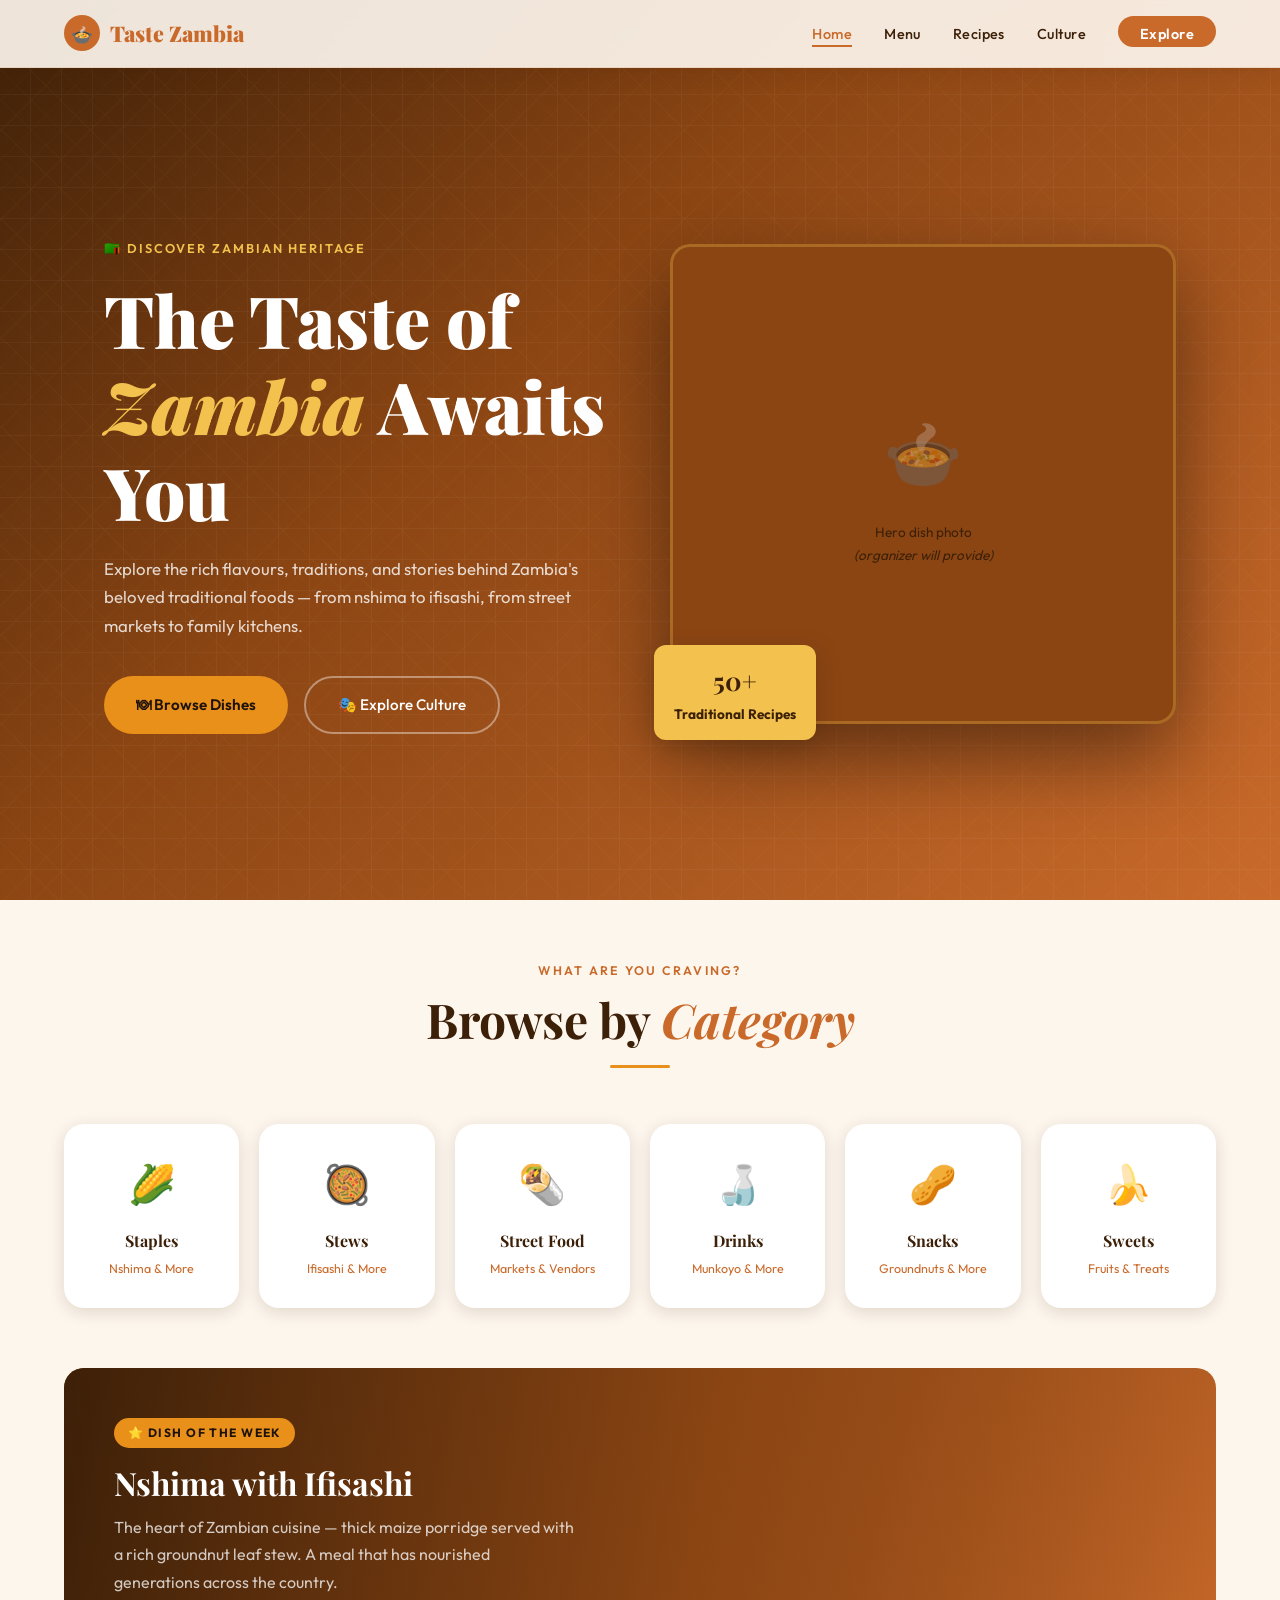
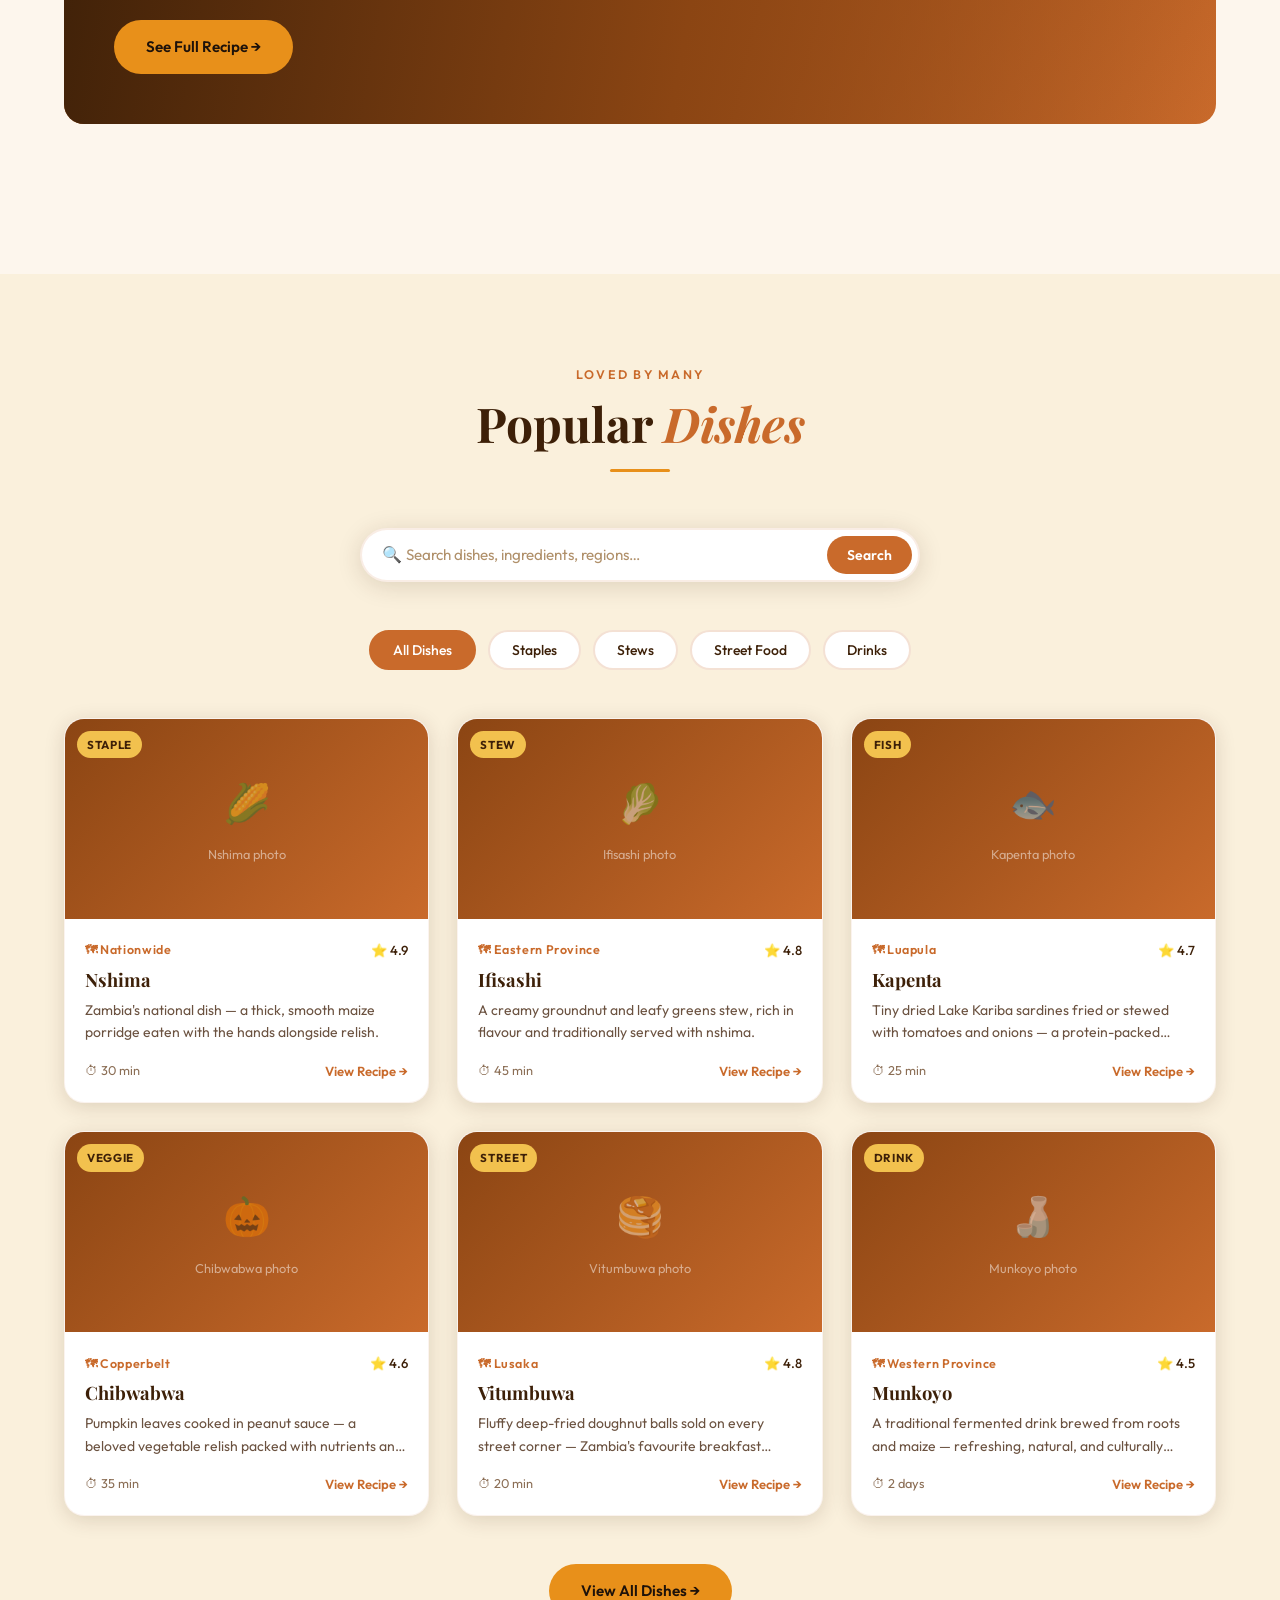
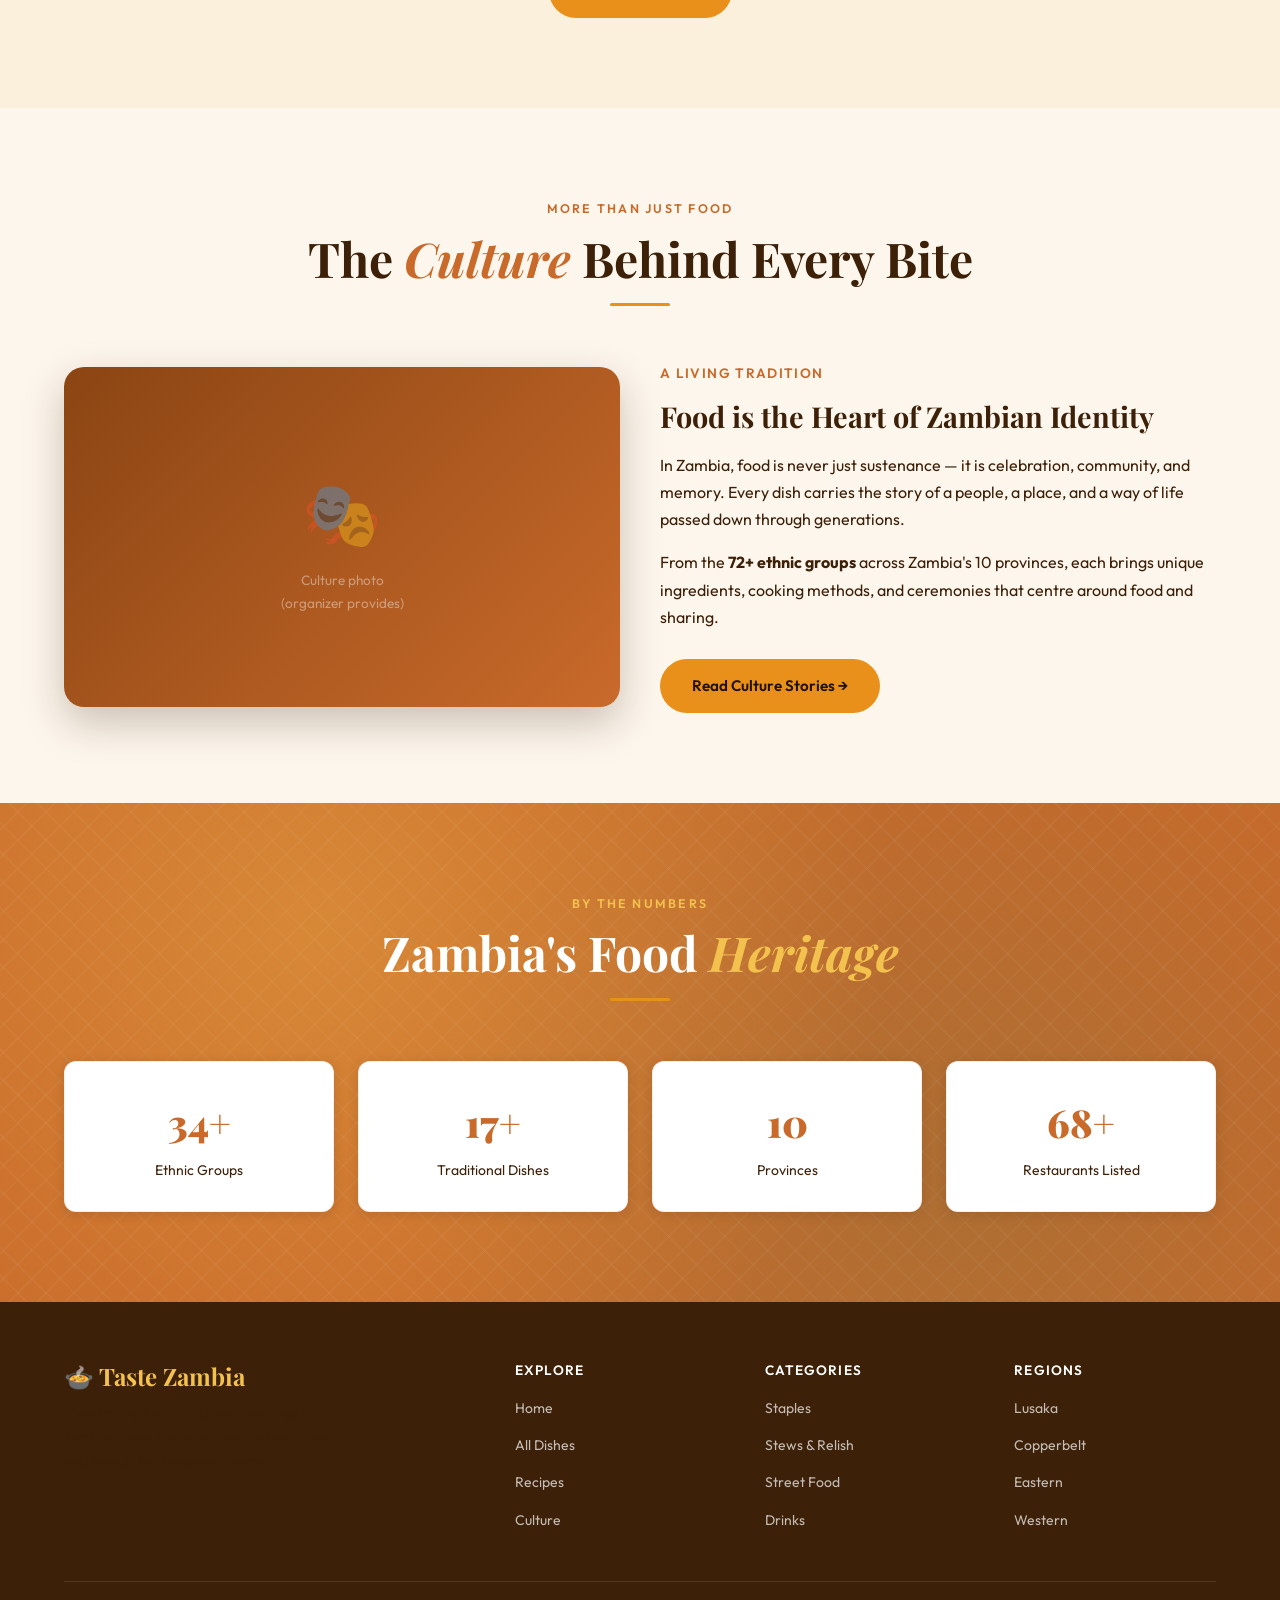
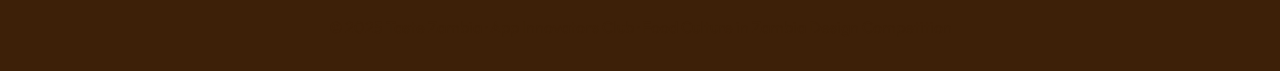
<file: index.html>
<!DOCTYPE html>
<html lang="en">
<head>
  <meta charset="UTF-8" />
  <meta name="viewport" content="width=device-width, initial-scale=1.0" />
  <title>Taste Zambia — Food Culture & Heritage</title>
  <link rel="stylesheet" href="css/style.css" />
</head>
<body>

  <!-- ══════════════════════════════════════
       NAVIGATION
  ══════════════════════════════════════ -->
  <nav class="navbar" id="navbar">
    <a href="index.html" class="nav-logo">
      <div class="logo-icon">🍲</div>
      Taste Zambia
    </a>
    <ul class="nav-links">
      <li><a href="index.html" class="active">Home</a></li>
      <li><a href="pages/menu.html">Menu</a></li>
      <li><a href="pages/details.html">Recipes</a></li>
      <li><a href="#culture">Culture</a></li>
      <li><a href="#about" class="nav-cta">Explore</a></li>
    </ul>
    <div class="hamburger">
      <span></span><span></span><span></span>
    </div>
  </nav>

  <!-- ══════════════════════════════════════
       HERO
  ══════════════════════════════════════ -->
  <section class="hero">
    <div class="hero-bg"></div>
    <div class="hero-pattern"></div>
    <div class="hero-content">
      <div class="hero-text">
        <span class="hero-eyebrow">🇿🇲 Discover Zambian Heritage</span>
        <h1 class="hero-title">
          The Taste of <span>Zambia</span> Awaits You
        </h1>
        <p class="hero-desc">
          Explore the rich flavours, traditions, and stories behind Zambia's beloved traditional foods — from nshima to ifisashi, from street markets to family kitchens.
        </p>
        <div class="hero-btns">
          <a href="pages/menu.html" class="btn-primary">🍽 Browse Dishes</a>
          <a href="#culture" class="btn-outline">🎭 Explore Culture</a>
        </div>
      </div>
      <div class="hero-image-wrap">
        <div class="hero-img-frame">
          <!-- ORGANIZER IMAGE SLOT: replace src with provided photo -->
          <div class="hero-img-placeholder">
            <span class="ph-icon">🍲</span>
            <p>Hero dish photo<br/><em>(organizer will provide)</em></p>
          </div>
        </div>
        <div class="hero-badge">
          <span>50+</span>
          Traditional Recipes
        </div>
      </div>
    </div>
  </section>

  <!-- ══════════════════════════════════════
       CATEGORY QUICK LINKS
  ══════════════════════════════════════ -->
  <section class="section" style="padding-top: 60px; padding-bottom: 60px;">
    <div class="section-inner">
      <div class="section-header animate-up">
        <span class="section-eyebrow">What are you craving?</span>
        <h2 class="section-title">Browse by <span>Category</span></h2>
        <div class="section-divider"></div>
      </div>

      <div style="display: grid; grid-template-columns: repeat(auto-fit, minmax(140px, 1fr)); gap: 20px;">
        <!-- Category cards -->
        <a href="pages/menu.html?cat=staples" class="animate-up" style="text-align:center; padding:28px 16px; background:var(--white); border-radius:var(--radius-lg); box-shadow:0 4px 16px var(--shadow); transition:transform var(--transition), box-shadow var(--transition); text-decoration:none;" onmouseover="this.style.transform='translateY(-4px)';this.style.boxShadow='0 12px 32px var(--shadow-md)'" onmouseout="this.style.transform='';this.style.boxShadow=''">
          <div style="font-size:2.4rem; margin-bottom:10px;">🌽</div>
          <div style="font-family:var(--font-display); font-weight:700; color:var(--bark); margin-bottom:4px;">Staples</div>
          <div style="font-size:0.78rem; color:var(--copper);">Nshima & More</div>
        </a>
        <a href="pages/menu.html?cat=stews" class="animate-up" style="text-align:center; padding:28px 16px; background:var(--white); border-radius:var(--radius-lg); box-shadow:0 4px 16px var(--shadow); transition:transform var(--transition), box-shadow var(--transition); text-decoration:none;" onmouseover="this.style.transform='translateY(-4px)'" onmouseout="this.style.transform=''">
          <div style="font-size:2.4rem; margin-bottom:10px;">🥘</div>
          <div style="font-family:var(--font-display); font-weight:700; color:var(--bark); margin-bottom:4px;">Stews</div>
          <div style="font-size:0.78rem; color:var(--copper);">Ifisashi & More</div>
        </a>
        <a href="pages/menu.html?cat=street" class="animate-up" style="text-align:center; padding:28px 16px; background:var(--white); border-radius:var(--radius-lg); box-shadow:0 4px 16px var(--shadow); transition:transform var(--transition), box-shadow var(--transition); text-decoration:none;" onmouseover="this.style.transform='translateY(-4px)'" onmouseout="this.style.transform=''">
          <div style="font-size:2.4rem; margin-bottom:10px;">🌯</div>
          <div style="font-family:var(--font-display); font-weight:700; color:var(--bark); margin-bottom:4px;">Street Food</div>
          <div style="font-size:0.78rem; color:var(--copper);">Markets & Vendors</div>
        </a>
        <a href="pages/menu.html?cat=drinks" class="animate-up" style="text-align:center; padding:28px 16px; background:var(--white); border-radius:var(--radius-lg); box-shadow:0 4px 16px var(--shadow); transition:transform var(--transition), box-shadow var(--transition); text-decoration:none;" onmouseover="this.style.transform='translateY(-4px)'" onmouseout="this.style.transform=''">
          <div style="font-size:2.4rem; margin-bottom:10px;">🍶</div>
          <div style="font-family:var(--font-display); font-weight:700; color:var(--bark); margin-bottom:4px;">Drinks</div>
          <div style="font-size:0.78rem; color:var(--copper);">Munkoyo & More</div>
        </a>
        <a href="pages/menu.html?cat=snacks" class="animate-up" style="text-align:center; padding:28px 16px; background:var(--white); border-radius:var(--radius-lg); box-shadow:0 4px 16px var(--shadow); transition:transform var(--transition), box-shadow var(--transition); text-decoration:none;" onmouseover="this.style.transform='translateY(-4px)'" onmouseout="this.style.transform=''">
          <div style="font-size:2.4rem; margin-bottom:10px;">🥜</div>
          <div style="font-family:var(--font-display); font-weight:700; color:var(--bark); margin-bottom:4px;">Snacks</div>
          <div style="font-size:0.78rem; color:var(--copper);">Groundnuts & More</div>
        </a>
        <a href="pages/menu.html?cat=desserts" class="animate-up" style="text-align:center; padding:28px 16px; background:var(--white); border-radius:var(--radius-lg); box-shadow:0 4px 16px var(--shadow); transition:transform var(--transition), box-shadow var(--transition); text-decoration:none;" onmouseover="this.style.transform='translateY(-4px)'" onmouseout="this.style.transform=''">
          <div style="font-size:2.4rem; margin-bottom:10px;">🍌</div>
          <div style="font-family:var(--font-display); font-weight:700; color:var(--bark); margin-bottom:4px;">Sweets</div>
          <div style="font-size:0.78rem; color:var(--copper);">Fruits & Treats</div>
        </a>
      </div>
    </div>
  </section>

  <!-- ══════════════════════════════════════
       FEATURED DISH BANNER
  ══════════════════════════════════════ -->
  <section class="section" style="padding-top:0;">
    <div class="section-inner">
      <div class="featured-banner animate-up">
        <div class="featured-banner-bg"></div>
        <div class="featured-banner-img">
          <!-- ORGANIZER IMAGE SLOT: replace with featured dish photo -->
        </div>
        <div class="featured-banner-content">
          <span class="featured-tag">⭐ Dish of the Week</span>
          <h2>Nshima with Ifisashi</h2>
          <p>The heart of Zambian cuisine — thick maize porridge served with a rich groundnut leaf stew. A meal that has nourished generations across the country.</p>
          <a href="pages/details.html" class="btn-primary" style="display:inline-flex;">See Full Recipe →</a>
        </div>
      </div>
    </div>
  </section>

  <!-- ══════════════════════════════════════
       POPULAR DISHES
  ══════════════════════════════════════ -->
  <section class="section" style="background: var(--ivory);" id="dishes">
    <div class="section-inner">
      <div class="section-header animate-up">
        <span class="section-eyebrow">Loved by Many</span>
        <h2 class="section-title">Popular <span>Dishes</span></h2>
        <div class="section-divider"></div>
      </div>

      <!-- Search -->
      <div class="search-wrap animate-up">
        <span style="font-size:1rem; color:#B0906A; margin-right:4px;">🔍</span>
        <input type="text" placeholder="Search dishes, ingredients, regions…" />
        <button class="search-btn">Search</button>
      </div>

      <!-- Filter Tabs -->
      <div class="category-tabs animate-up">
        <button class="tab-btn active" data-category="all">All Dishes</button>
        <button class="tab-btn" data-category="staples">Staples</button>
        <button class="tab-btn" data-category="stews">Stews</button>
        <button class="tab-btn" data-category="street">Street Food</button>
        <button class="tab-btn" data-category="drinks">Drinks</button>
      </div>

      <!-- Cards Grid -->
      <div class="cards-grid">

        <!-- Card 1 -->
        <article class="food-card animate-up" data-category="staples">
          <div class="card-img-wrap">
            <!-- IMAGE SLOT: <img src="../images/nshima.jpg" alt="Nshima"> -->
            <div class="card-img-placeholder">
              <span class="ph-icon">🌽</span>
              <span>Nshima photo</span>
            </div>
            <span class="card-badge">Staple</span>
          </div>
          <div class="card-body">
            <div class="card-meta">
              <span class="card-region">🗺 Nationwide</span>
              <span class="card-rating">⭐ 4.9</span>
            </div>
            <h3 class="card-title">Nshima</h3>
            <p class="card-desc">Zambia's national dish — a thick, smooth maize porridge eaten with the hands alongside relish.</p>
            <div class="card-footer">
              <span class="card-time">⏱ 30 min</span>
              <a href="pages/details.html" class="card-link">View Recipe →</a>
            </div>
          </div>
        </article>

        <!-- Card 2 -->
        <article class="food-card animate-up" data-category="stews">
          <div class="card-img-wrap">
            <!-- IMAGE SLOT: <img src="../images/ifisashi.jpg" alt="Ifisashi"> -->
            <div class="card-img-placeholder">
              <span class="ph-icon">🥬</span>
              <span>Ifisashi photo</span>
            </div>
            <span class="card-badge">Stew</span>
          </div>
          <div class="card-body">
            <div class="card-meta">
              <span class="card-region">🗺 Eastern Province</span>
              <span class="card-rating">⭐ 4.8</span>
            </div>
            <h3 class="card-title">Ifisashi</h3>
            <p class="card-desc">A creamy groundnut and leafy greens stew, rich in flavour and traditionally served with nshima.</p>
            <div class="card-footer">
              <span class="card-time">⏱ 45 min</span>
              <a href="pages/details.html" class="card-link">View Recipe →</a>
            </div>
          </div>
        </article>

        <!-- Card 3 -->
        <article class="food-card animate-up" data-category="stews">
          <div class="card-img-wrap">
            <!-- IMAGE SLOT: <img src="../images/kapenta.jpg" alt="Kapenta"> -->
            <div class="card-img-placeholder">
              <span class="ph-icon">🐟</span>
              <span>Kapenta photo</span>
            </div>
            <span class="card-badge">Fish</span>
          </div>
          <div class="card-body">
            <div class="card-meta">
              <span class="card-region">🗺 Luapula</span>
              <span class="card-rating">⭐ 4.7</span>
            </div>
            <h3 class="card-title">Kapenta</h3>
            <p class="card-desc">Tiny dried Lake Kariba sardines fried or stewed with tomatoes and onions — a protein-packed classic.</p>
            <div class="card-footer">
              <span class="card-time">⏱ 25 min</span>
              <a href="pages/details.html" class="card-link">View Recipe →</a>
            </div>
          </div>
        </article>

        <!-- Card 4 -->
        <article class="food-card animate-up" data-category="stews">
          <div class="card-img-wrap">
            <!-- IMAGE SLOT: <img src="../images/chibwabwa.jpg" alt="Chibwabwa"> -->
            <div class="card-img-placeholder">
              <span class="ph-icon">🎃</span>
              <span>Chibwabwa photo</span>
            </div>
            <span class="card-badge">Veggie</span>
          </div>
          <div class="card-body">
            <div class="card-meta">
              <span class="card-region">🗺 Copperbelt</span>
              <span class="card-rating">⭐ 4.6</span>
            </div>
            <h3 class="card-title">Chibwabwa</h3>
            <p class="card-desc">Pumpkin leaves cooked in peanut sauce — a beloved vegetable relish packed with nutrients and tradition.</p>
            <div class="card-footer">
              <span class="card-time">⏱ 35 min</span>
              <a href="pages/details.html" class="card-link">View Recipe →</a>
            </div>
          </div>
        </article>

        <!-- Card 5 -->
        <article class="food-card animate-up" data-category="street">
          <div class="card-img-wrap">
            <!-- IMAGE SLOT: <img src="../images/vitumbuwa.jpg" alt="Vitumbuwa"> -->
            <div class="card-img-placeholder">
              <span class="ph-icon">🥞</span>
              <span>Vitumbuwa photo</span>
            </div>
            <span class="card-badge">Street</span>
          </div>
          <div class="card-body">
            <div class="card-meta">
              <span class="card-region">🗺 Lusaka</span>
              <span class="card-rating">⭐ 4.8</span>
            </div>
            <h3 class="card-title">Vitumbuwa</h3>
            <p class="card-desc">Fluffy deep-fried doughnut balls sold on every street corner — Zambia's favourite breakfast snack.</p>
            <div class="card-footer">
              <span class="card-time">⏱ 20 min</span>
              <a href="pages/details.html" class="card-link">View Recipe →</a>
            </div>
          </div>
        </article>

        <!-- Card 6 -->
        <article class="food-card animate-up" data-category="drinks">
          <div class="card-img-wrap">
            <!-- IMAGE SLOT: <img src="../images/munkoyo.jpg" alt="Munkoyo"> -->
            <div class="card-img-placeholder">
              <span class="ph-icon">🍶</span>
              <span>Munkoyo photo</span>
            </div>
            <span class="card-badge">Drink</span>
          </div>
          <div class="card-body">
            <div class="card-meta">
              <span class="card-region">🗺 Western Province</span>
              <span class="card-rating">⭐ 4.5</span>
            </div>
            <h3 class="card-title">Munkoyo</h3>
            <p class="card-desc">A traditional fermented drink brewed from roots and maize — refreshing, natural, and culturally significant.</p>
            <div class="card-footer">
              <span class="card-time">⏱ 2 days</span>
              <a href="pages/details.html" class="card-link">View Recipe →</a>
            </div>
          </div>
        </article>

      </div><!-- end .cards-grid -->

      <div style="text-align:center; margin-top:48px;" class="animate-up">
        <a href="pages/menu.html" class="btn-primary">View All Dishes →</a>
      </div>
    </div>
  </section>

  <!-- ══════════════════════════════════════
       CULTURE SECTION
  ══════════════════════════════════════ -->
  <section class="section" id="culture">
    <div class="section-inner">
      <div class="section-header animate-up">
        <span class="section-eyebrow">More Than Just Food</span>
        <h2 class="section-title">The <span>Culture</span> Behind Every Bite</h2>
        <div class="section-divider"></div>
      </div>
      <div style="display:grid; grid-template-columns: 1fr 1fr; gap:40px; align-items:center;">
        <div class="animate-up">
          <!-- IMAGE SLOT: culture photo -->
          <div style="height:340px; border-radius:var(--radius-lg); background:linear-gradient(135deg,var(--earth),var(--copper)); display:flex; align-items:center; justify-content:center; box-shadow:0 16px 40px var(--shadow-md);">
            <div style="text-align:center; color:rgba(255,255,255,0.4);">
              <div style="font-size:4rem;">🎭</div>
              <p style="font-size:0.85rem; color:rgba(255,255,255,0.4);">Culture photo<br/>(organizer provides)</p>
            </div>
          </div>
        </div>
        <div class="animate-up">
          <p style="color:var(--copper); font-weight:600; font-size:0.85rem; letter-spacing:0.1em; text-transform:uppercase; margin-bottom:14px;">A Living Tradition</p>
          <h3 style="color:var(--bark); margin-bottom:18px; font-size:1.8rem;">Food is the Heart of Zambian Identity</h3>
          <p style="margin-bottom:16px;">In Zambia, food is never just sustenance — it is celebration, community, and memory. Every dish carries the story of a people, a place, and a way of life passed down through generations.</p>
          <p style="margin-bottom:28px;">From the <strong>72+ ethnic groups</strong> across Zambia's 10 provinces, each brings unique ingredients, cooking methods, and ceremonies that centre around food and sharing.</p>
          <a href="#" class="btn-primary" style="display:inline-flex;">Read Culture Stories →</a>
        </div>
      </div>
    </div>
  </section>

  <!-- ══════════════════════════════════════
       STATS
  ══════════════════════════════════════ -->
  <section class="section chitenge-bg" id="about">
    <div class="section-inner">
      <div class="section-header animate-up">
        <span class="section-eyebrow" style="color:var(--gold);">By the Numbers</span>
        <h2 class="section-title" style="color:var(--white);">Zambia's Food <span style="color:var(--gold);">Heritage</span></h2>
        <div class="section-divider"></div>
      </div>
      <div class="stats-row animate-up">
        <div class="stat-card">
          <div class="stat-num" data-target="72" data-suffix="+">0+</div>
          <div class="stat-label">Ethnic Groups</div>
        </div>
        <div class="stat-card">
          <div class="stat-num" data-target="50" data-suffix="+">0+</div>
          <div class="stat-label">Traditional Dishes</div>
        </div>
        <div class="stat-card">
          <div class="stat-num" data-target="10">0</div>
          <div class="stat-label">Provinces</div>
        </div>
        <div class="stat-card">
          <div class="stat-num" data-target="200" data-suffix="+">0+</div>
          <div class="stat-label">Restaurants Listed</div>
        </div>
      </div>
    </div>
  </section>

  <!-- ══════════════════════════════════════
       FOOTER
  ══════════════════════════════════════ -->
  <footer class="footer">
    <div class="footer-inner">
      <div class="footer-top">
        <div class="footer-brand">
          <h3>🍲 Taste Zambia</h3>
          <p>Celebrating the rich culinary heritage of Zambia — one dish at a time. Explore, cook, and savour the flavours of home.</p>
        </div>
        <div class="footer-col">
          <h4>Explore</h4>
          <ul>
            <li><a href="index.html">Home</a></li>
            <li><a href="pages/menu.html">All Dishes</a></li>
            <li><a href="pages/details.html">Recipes</a></li>
            <li><a href="#culture">Culture</a></li>
          </ul>
        </div>
        <div class="footer-col">
          <h4>Categories</h4>
          <ul>
            <li><a href="#">Staples</a></li>
            <li><a href="#">Stews & Relish</a></li>
            <li><a href="#">Street Food</a></li>
            <li><a href="#">Drinks</a></li>
          </ul>
        </div>
        <div class="footer-col">
          <h4>Regions</h4>
          <ul>
            <li><a href="#">Lusaka</a></li>
            <li><a href="#">Copperbelt</a></li>
            <li><a href="#">Eastern</a></li>
            <li><a href="#">Western</a></li>
          </ul>
        </div>
      </div>
      <div class="footer-bottom">
        <p>© 2025 Taste Zambia · App Innovators Club · Food Culture in Zambia Design Competition</p>
      </div>
    </div>
  </footer>

  <script src="js/main.js"></script>
</body>
</html>
</file>
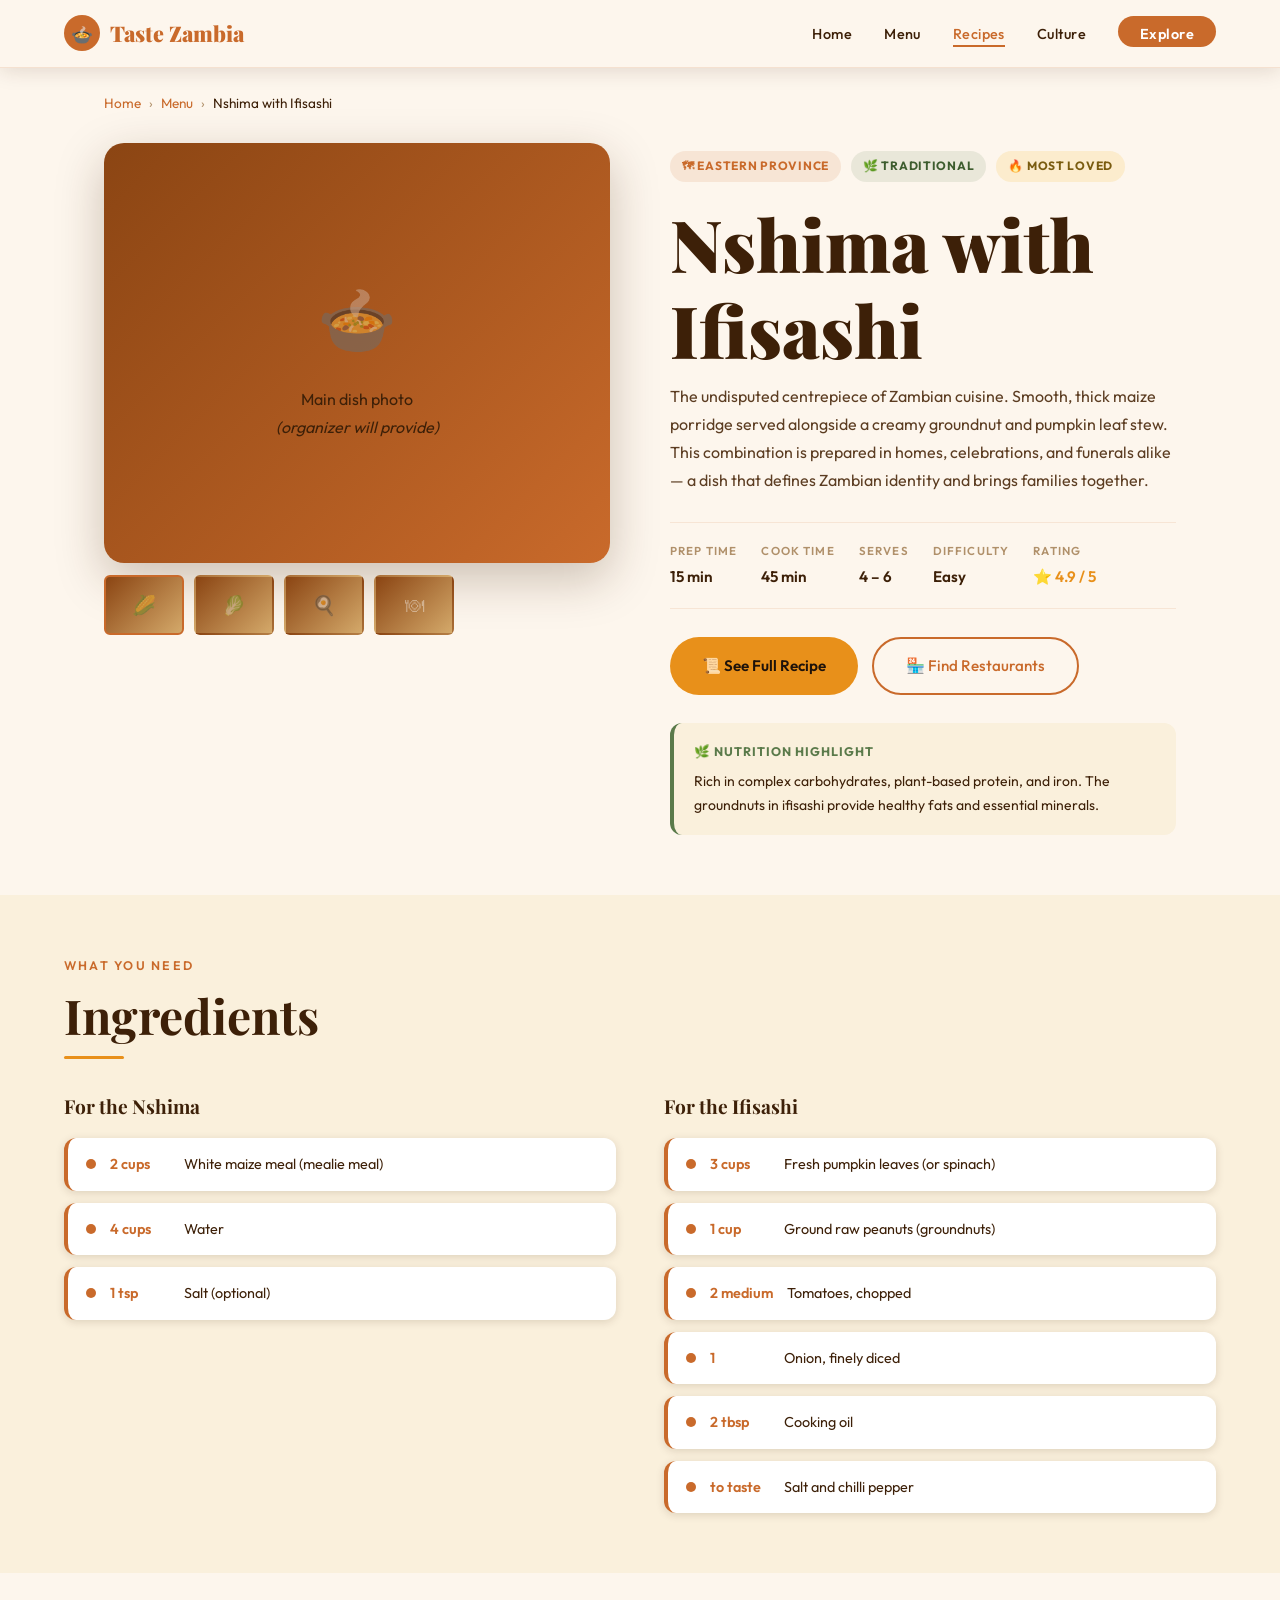
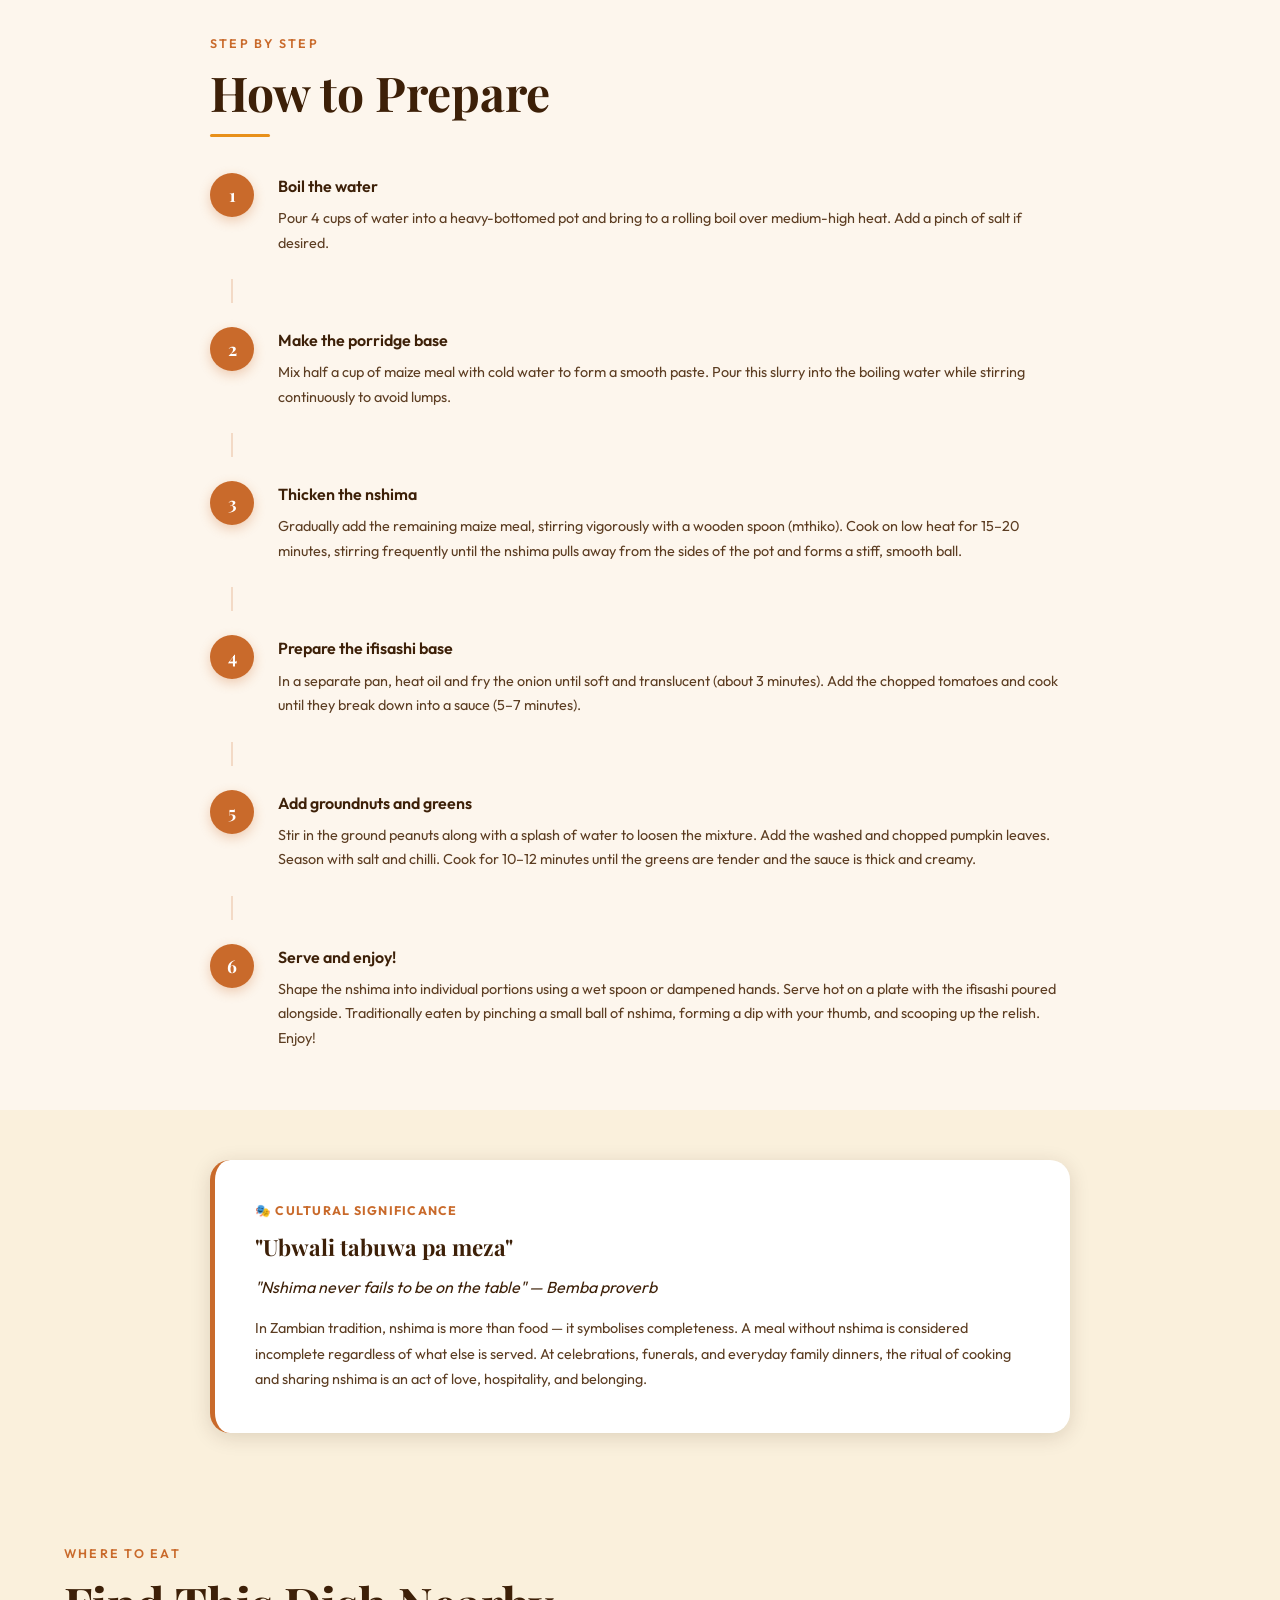
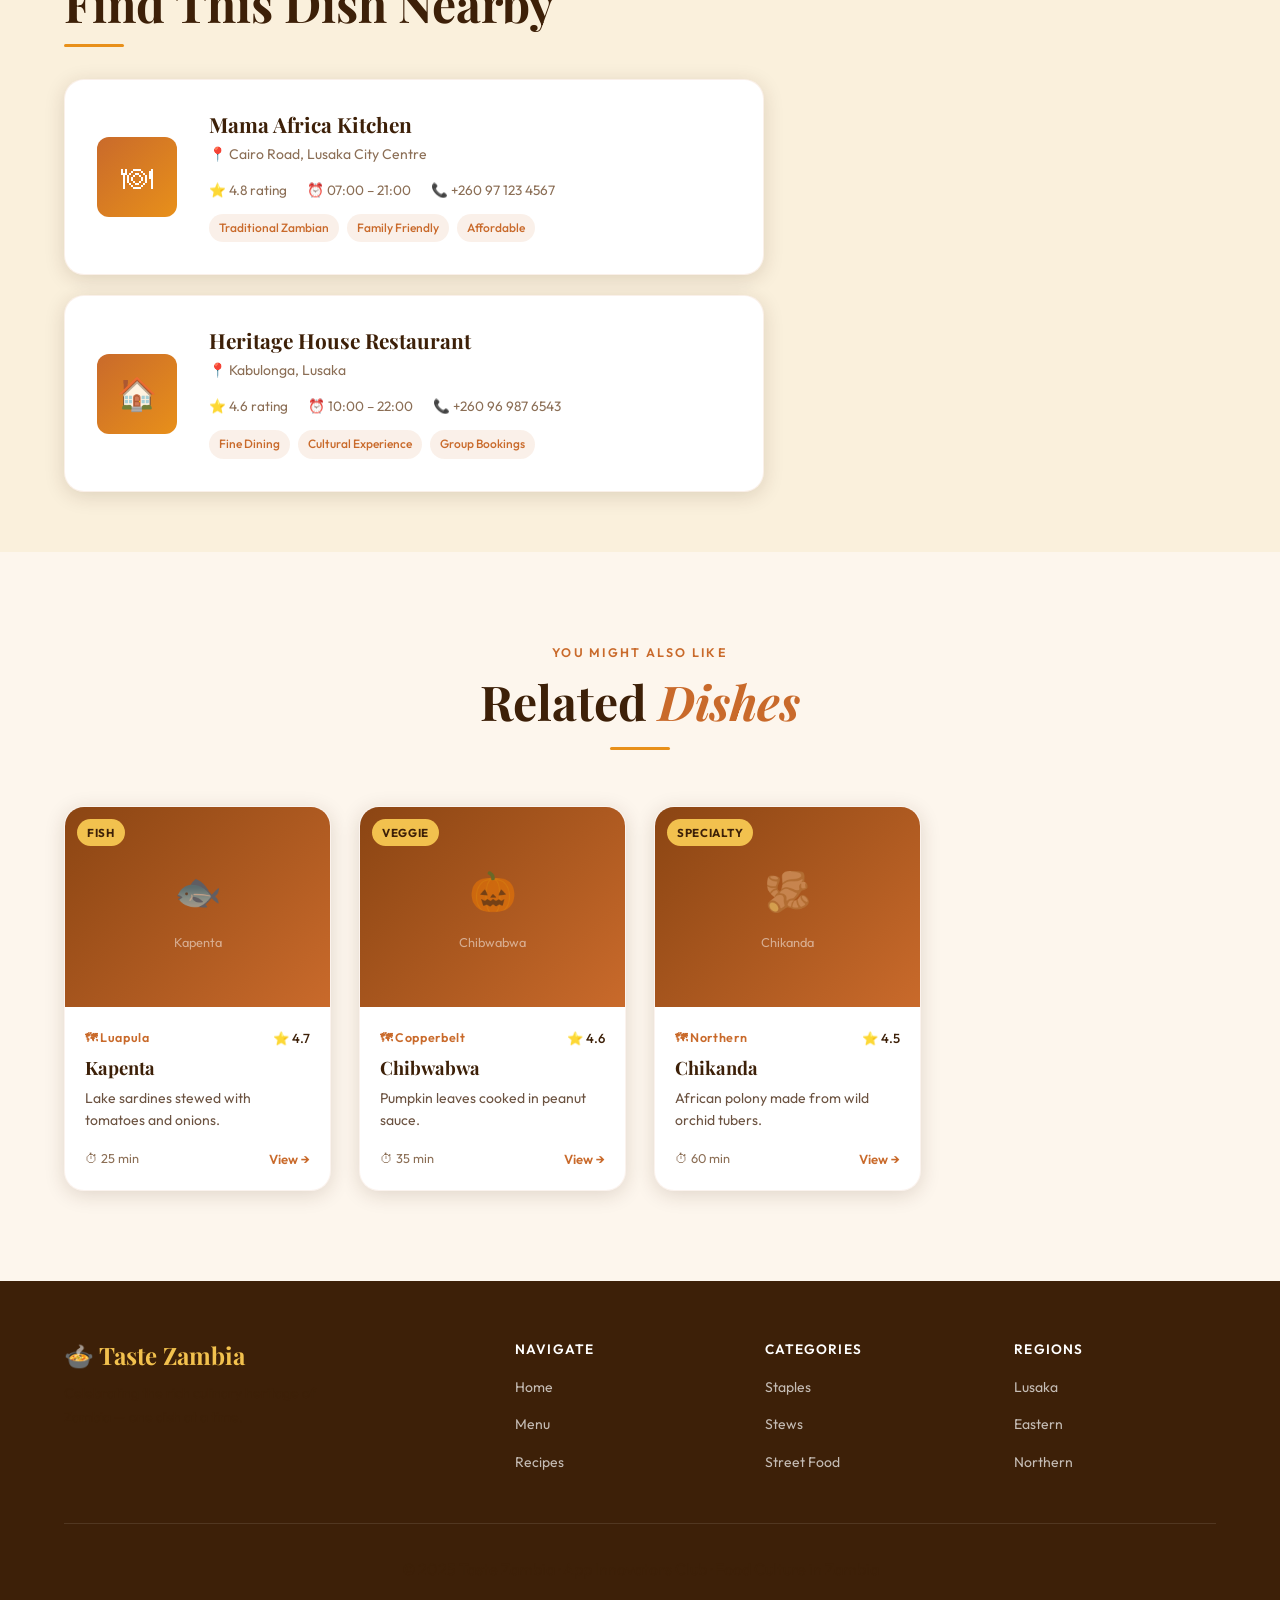
<file: pages/details.html>
<!DOCTYPE html>
<html lang="en">
<head>
  <meta charset="UTF-8" />
  <meta name="viewport" content="width=device-width, initial-scale=1.0" />
  <title>Nshima with Ifisashi — Taste Zambia</title>
  <link rel="stylesheet" href="../css/style.css" />
  <link rel="stylesheet" href="../css/details.css" />
</head>
<body>

  <!-- NAVIGATION -->
  <nav class="navbar" id="navbar">
    <a href="../index.html" class="nav-logo">
      <div class="logo-icon">🍲</div>
      Taste Zambia
    </a>
    <ul class="nav-links">
      <li><a href="../index.html">Home</a></li>
      <li><a href="menu.html">Menu</a></li>
      <li><a href="details.html" class="active">Recipes</a></li>
      <li><a href="../index.html#culture">Culture</a></li>
      <li><a href="../index.html#about" class="nav-cta">Explore</a></li>
    </ul>
    <div class="hamburger"><span></span><span></span><span></span></div>
  </nav>

  <!-- BREADCRUMB -->
  <div class="breadcrumb">
    <a href="../index.html">Home</a>
    <span>›</span>
    <a href="menu.html">Menu</a>
    <span>›</span>
    <span style="color:var(--bark);">Nshima with Ifisashi</span>
  </div>

  <!-- ══════════════════════════════════════
       DETAIL HERO — IMAGE + INFO
  ══════════════════════════════════════ -->
  <section class="detail-hero">
    <!-- Left: Images -->
    <div>
      <div class="detail-img-main">
        <!-- ORGANIZER IMAGE SLOT: <img src="../images/nshima-ifisashi-main.jpg" alt="Nshima with Ifisashi"> -->
        <div class="detail-img-placeholder">
          <span class="ph-icon">🍲</span>
          <p>Main dish photo<br/><em>(organizer will provide)</em></p>
        </div>
      </div>
      <!-- Thumbnail Gallery -->
      <div class="detail-thumbs">
        <div class="thumb active" data-src="../images/nshima-1.jpg">🌽</div>
        <div class="thumb" data-src="../images/ifisashi-1.jpg">🥬</div>
        <div class="thumb" data-src="../images/nshima-cooking.jpg">🍳</div>
        <div class="thumb" data-src="../images/serving.jpg">🍽</div>
      </div>
    </div>

    <!-- Right: Dish Info -->
    <div class="detail-info">
      <div class="detail-badges">
        <span class="badge badge-region">🗺 Eastern Province</span>
        <span class="badge badge-category">🌿 Traditional</span>
        <span class="badge badge-popular">🔥 Most Loved</span>
      </div>

      <h1 class="detail-title">Nshima with Ifisashi</h1>

      <p class="detail-desc">
        The undisputed centrepiece of Zambian cuisine. Smooth, thick maize porridge served alongside a creamy groundnut and pumpkin leaf stew. This combination is prepared in homes, celebrations, and funerals alike — a dish that defines Zambian identity and brings families together.
      </p>

      <!-- Meta Info Row -->
      <div class="detail-meta-row">
        <div class="meta-item">
          <span class="meta-label">Prep Time</span>
          <span class="meta-value">15 min</span>
        </div>
        <div class="meta-item">
          <span class="meta-label">Cook Time</span>
          <span class="meta-value">45 min</span>
        </div>
        <div class="meta-item">
          <span class="meta-label">Serves</span>
          <span class="meta-value">4 – 6</span>
        </div>
        <div class="meta-item">
          <span class="meta-label">Difficulty</span>
          <span class="meta-value">Easy</span>
        </div>
        <div class="meta-item">
          <span class="meta-label">Rating</span>
          <span class="meta-value rating">⭐ 4.9 / 5</span>
        </div>
      </div>

      <!-- Action Buttons -->
      <div style="display:flex; gap:14px; flex-wrap:wrap;">
        <a href="#recipe" class="btn-primary">📜 See Full Recipe</a>
        <a href="#restaurant" class="btn-outline" style="color:var(--copper); border-color:var(--copper);">🏪 Find Restaurants</a>
      </div>

      <!-- Nutrition snippet -->
      <div style="margin-top:28px; padding:18px 20px; background:var(--ivory); border-radius:var(--radius-md); border-left:4px solid var(--sage);">
        <p style="font-size:0.78rem; font-weight:700; letter-spacing:0.08em; text-transform:uppercase; color:var(--sage); margin-bottom:8px;">🌿 Nutrition Highlight</p>
        <p style="font-size:0.875rem; color:var(--bark); margin:0;">Rich in complex carbohydrates, plant-based protein, and iron. The groundnuts in ifisashi provide healthy fats and essential minerals.</p>
      </div>
    </div>
  </section>

  <!-- ══════════════════════════════════════
       INGREDIENTS
  ══════════════════════════════════════ -->
  <section class="ingredients-section" id="recipe">
    <div class="ingredients-inner">
      <div class="section-header animate-up" style="text-align:left; margin-bottom:36px;">
        <span class="section-eyebrow">What You Need</span>
        <h2 class="section-title">Ingredients</h2>
        <div class="section-divider" style="margin:12px 0 0;"></div>
      </div>

      <div class="ingredients-grid">
        <!-- Nshima Ingredients -->
        <div>
          <h3 style="color:var(--bark); margin-bottom:20px; font-size:1.2rem;">For the Nshima</h3>
          <div class="ingredient-list">
            <div class="ingredient-item">
              <div class="ingredient-dot"></div>
              <span class="ingredient-amount">2 cups</span>
              <span>White maize meal (mealie meal)</span>
            </div>
            <div class="ingredient-item">
              <div class="ingredient-dot"></div>
              <span class="ingredient-amount">4 cups</span>
              <span>Water</span>
            </div>
            <div class="ingredient-item">
              <div class="ingredient-dot"></div>
              <span class="ingredient-amount">1 tsp</span>
              <span>Salt (optional)</span>
            </div>
          </div>
        </div>

        <!-- Ifisashi Ingredients -->
        <div>
          <h3 style="color:var(--bark); margin-bottom:20px; font-size:1.2rem;">For the Ifisashi</h3>
          <div class="ingredient-list">
            <div class="ingredient-item">
              <div class="ingredient-dot"></div>
              <span class="ingredient-amount">3 cups</span>
              <span>Fresh pumpkin leaves (or spinach)</span>
            </div>
            <div class="ingredient-item">
              <div class="ingredient-dot"></div>
              <span class="ingredient-amount">1 cup</span>
              <span>Ground raw peanuts (groundnuts)</span>
            </div>
            <div class="ingredient-item">
              <div class="ingredient-dot"></div>
              <span class="ingredient-amount">2 medium</span>
              <span>Tomatoes, chopped</span>
            </div>
            <div class="ingredient-item">
              <div class="ingredient-dot"></div>
              <span class="ingredient-amount">1</span>
              <span>Onion, finely diced</span>
            </div>
            <div class="ingredient-item">
              <div class="ingredient-dot"></div>
              <span class="ingredient-amount">2 tbsp</span>
              <span>Cooking oil</span>
            </div>
            <div class="ingredient-item">
              <div class="ingredient-dot"></div>
              <span class="ingredient-amount">to taste</span>
              <span>Salt and chilli pepper</span>
            </div>
          </div>
        </div>
      </div>
    </div>
  </section>

  <!-- ══════════════════════════════════════
       RECIPE STEPS
  ══════════════════════════════════════ -->
  <section class="recipe-section">
    <div class="recipe-inner">
      <div class="section-header animate-up" style="text-align:left; margin-bottom:36px;">
        <span class="section-eyebrow">Step by Step</span>
        <h2 class="section-title">How to Prepare</h2>
        <div class="section-divider" style="margin:12px 0 0;"></div>
      </div>

      <div class="steps-list">

        <div class="step-item animate-up">
          <div class="step-num">1</div>
          <div class="step-body">
            <p class="step-title">Boil the water</p>
            <p class="step-text">Pour 4 cups of water into a heavy-bottomed pot and bring to a rolling boil over medium-high heat. Add a pinch of salt if desired.</p>
          </div>
        </div>
        <div class="step-connector"></div>

        <div class="step-item animate-up">
          <div class="step-num">2</div>
          <div class="step-body">
            <p class="step-title">Make the porridge base</p>
            <p class="step-text">Mix half a cup of maize meal with cold water to form a smooth paste. Pour this slurry into the boiling water while stirring continuously to avoid lumps.</p>
          </div>
        </div>
        <div class="step-connector"></div>

        <div class="step-item animate-up">
          <div class="step-num">3</div>
          <div class="step-body">
            <p class="step-title">Thicken the nshima</p>
            <p class="step-text">Gradually add the remaining maize meal, stirring vigorously with a wooden spoon (mthiko). Cook on low heat for 15–20 minutes, stirring frequently until the nshima pulls away from the sides of the pot and forms a stiff, smooth ball.</p>
          </div>
        </div>
        <div class="step-connector"></div>

        <div class="step-item animate-up">
          <div class="step-num">4</div>
          <div class="step-body">
            <p class="step-title">Prepare the ifisashi base</p>
            <p class="step-text">In a separate pan, heat oil and fry the onion until soft and translucent (about 3 minutes). Add the chopped tomatoes and cook until they break down into a sauce (5–7 minutes).</p>
          </div>
        </div>
        <div class="step-connector"></div>

        <div class="step-item animate-up">
          <div class="step-num">5</div>
          <div class="step-body">
            <p class="step-title">Add groundnuts and greens</p>
            <p class="step-text">Stir in the ground peanuts along with a splash of water to loosen the mixture. Add the washed and chopped pumpkin leaves. Season with salt and chilli. Cook for 10–12 minutes until the greens are tender and the sauce is thick and creamy.</p>
          </div>
        </div>
        <div class="step-connector"></div>

        <div class="step-item animate-up">
          <div class="step-num">6</div>
          <div class="step-body">
            <p class="step-title">Serve and enjoy!</p>
            <p class="step-text">Shape the nshima into individual portions using a wet spoon or dampened hands. Serve hot on a plate with the ifisashi poured alongside. Traditionally eaten by pinching a small ball of nshima, forming a dip with your thumb, and scooping up the relish. Enjoy!</p>
          </div>
        </div>

      </div><!-- end .steps-list -->
    </div>
  </section>

  <!-- ══════════════════════════════════════
       CULTURAL NOTE
  ══════════════════════════════════════ -->
  <section class="section" style="background:var(--ivory); padding: 50px 5%;">
    <div style="max-width:860px; margin:0 auto;">
      <div style="background:var(--white); border-radius:var(--radius-lg); padding:40px; border-left:5px solid var(--copper); box-shadow:0 4px 20px var(--shadow);" class="animate-up">
        <p style="font-size:0.78rem; font-weight:700; letter-spacing:0.1em; text-transform:uppercase; color:var(--copper); margin-bottom:12px;">🎭 Cultural Significance</p>
        <h3 style="font-family:var(--font-display); color:var(--bark); margin-bottom:14px; font-size:1.4rem;">"Ubwali tabuwa pa meza"</h3>
        <p style="color:var(--bark); font-style:italic; margin-bottom:14px;">"Nshima never fails to be on the table" — Bemba proverb</p>
        <p style="color:#5C3D22; font-size:0.9rem; line-height:1.8;">In Zambian tradition, nshima is more than food — it symbolises completeness. A meal without nshima is considered incomplete regardless of what else is served. At celebrations, funerals, and everyday family dinners, the ritual of cooking and sharing nshima is an act of love, hospitality, and belonging.</p>
      </div>
    </div>
  </section>

  <!-- ══════════════════════════════════════
       RESTAURANT
  ══════════════════════════════════════ -->
  <section class="restaurant-section" id="restaurant">
    <div class="restaurant-inner">
      <div class="section-header animate-up" style="text-align:left; margin-bottom:32px;">
        <span class="section-eyebrow">Where to Eat</span>
        <h2 class="section-title">Find This Dish Nearby</h2>
        <div class="section-divider" style="margin:12px 0 0;"></div>
      </div>

      <div style="display:flex; flex-direction:column; gap:20px;">

        <div class="restaurant-card animate-up">
          <div class="restaurant-logo">🍽</div>
          <div>
            <h3 class="restaurant-name">Mama Africa Kitchen</h3>
            <p class="restaurant-address">📍 Cairo Road, Lusaka City Centre</p>
            <div style="display:flex; gap:20px; font-size:0.85rem; color:#8B6E55; margin-bottom:12px;">
              <span>⭐ 4.8 rating</span>
              <span>⏰ 07:00 – 21:00</span>
              <span>📞 +260 97 123 4567</span>
            </div>
            <div class="restaurant-tags">
              <span class="r-tag">Traditional Zambian</span>
              <span class="r-tag">Family Friendly</span>
              <span class="r-tag">Affordable</span>
            </div>
          </div>
        </div>

        <div class="restaurant-card animate-up">
          <div class="restaurant-logo">🏠</div>
          <div>
            <h3 class="restaurant-name">Heritage House Restaurant</h3>
            <p class="restaurant-address">📍 Kabulonga, Lusaka</p>
            <div style="display:flex; gap:20px; font-size:0.85rem; color:#8B6E55; margin-bottom:12px;">
              <span>⭐ 4.6 rating</span>
              <span>⏰ 10:00 – 22:00</span>
              <span>📞 +260 96 987 6543</span>
            </div>
            <div class="restaurant-tags">
              <span class="r-tag">Fine Dining</span>
              <span class="r-tag">Cultural Experience</span>
              <span class="r-tag">Group Bookings</span>
            </div>
          </div>
        </div>

      </div>
    </div>
  </section>

  <!-- RELATED DISHES -->
  <section class="section" style="background: var(--cream);">
    <div class="section-inner">
      <div class="section-header animate-up">
        <span class="section-eyebrow">You Might Also Like</span>
        <h2 class="section-title">Related <span>Dishes</span></h2>
        <div class="section-divider"></div>
      </div>
      <div class="cards-grid" style="grid-template-columns: repeat(auto-fill, minmax(240px, 1fr));">
        <article class="food-card animate-up" data-category="stews">
          <div class="card-img-wrap">
            <div class="card-img-placeholder"><span class="ph-icon">🐟</span><span>Kapenta</span></div>
            <span class="card-badge">Fish</span>
          </div>
          <div class="card-body">
            <div class="card-meta"><span class="card-region">🗺 Luapula</span><span class="card-rating">⭐ 4.7</span></div>
            <h3 class="card-title">Kapenta</h3>
            <p class="card-desc">Lake sardines stewed with tomatoes and onions.</p>
            <div class="card-footer"><span class="card-time">⏱ 25 min</span><a href="details.html" class="card-link">View →</a></div>
          </div>
        </article>
        <article class="food-card animate-up" data-category="stews">
          <div class="card-img-wrap">
            <div class="card-img-placeholder"><span class="ph-icon">🎃</span><span>Chibwabwa</span></div>
            <span class="card-badge">Veggie</span>
          </div>
          <div class="card-body">
            <div class="card-meta"><span class="card-region">🗺 Copperbelt</span><span class="card-rating">⭐ 4.6</span></div>
            <h3 class="card-title">Chibwabwa</h3>
            <p class="card-desc">Pumpkin leaves cooked in peanut sauce.</p>
            <div class="card-footer"><span class="card-time">⏱ 35 min</span><a href="details.html" class="card-link">View →</a></div>
          </div>
        </article>
        <article class="food-card animate-up" data-category="stews">
          <div class="card-img-wrap">
            <div class="card-img-placeholder"><span class="ph-icon">🫚</span><span>Chikanda</span></div>
            <span class="card-badge">Specialty</span>
          </div>
          <div class="card-body">
            <div class="card-meta"><span class="card-region">🗺 Northern</span><span class="card-rating">⭐ 4.5</span></div>
            <h3 class="card-title">Chikanda</h3>
            <p class="card-desc">African polony made from wild orchid tubers.</p>
            <div class="card-footer"><span class="card-time">⏱ 60 min</span><a href="details.html" class="card-link">View →</a></div>
          </div>
        </article>
      </div>
    </div>
  </section>

  <!-- FOOTER -->
  <footer class="footer">
    <div class="footer-inner">
      <div class="footer-top">
        <div class="footer-brand">
          <h3>🍲 Taste Zambia</h3>
          <p>Celebrating the rich culinary heritage of Zambia — one dish at a time.</p>
        </div>
        <div class="footer-col">
          <h4>Navigate</h4>
          <ul>
            <li><a href="../index.html">Home</a></li>
            <li><a href="menu.html">Menu</a></li>
            <li><a href="details.html">Recipes</a></li>
          </ul>
        </div>
        <div class="footer-col">
          <h4>Categories</h4>
          <ul>
            <li><a href="#">Staples</a></li>
            <li><a href="#">Stews</a></li>
            <li><a href="#">Street Food</a></li>
          </ul>
        </div>
        <div class="footer-col">
          <h4>Regions</h4>
          <ul>
            <li><a href="#">Lusaka</a></li>
            <li><a href="#">Eastern</a></li>
            <li><a href="#">Northern</a></li>
          </ul>
        </div>
      </div>
      <div class="footer-bottom">
        <p>© 2025 Taste Zambia · App Innovators Club · Food Culture in Zambia</p>
      </div>
    </div>
  </footer>

  <script src="../js/main.js"></script>
</body>
</html>
</file>
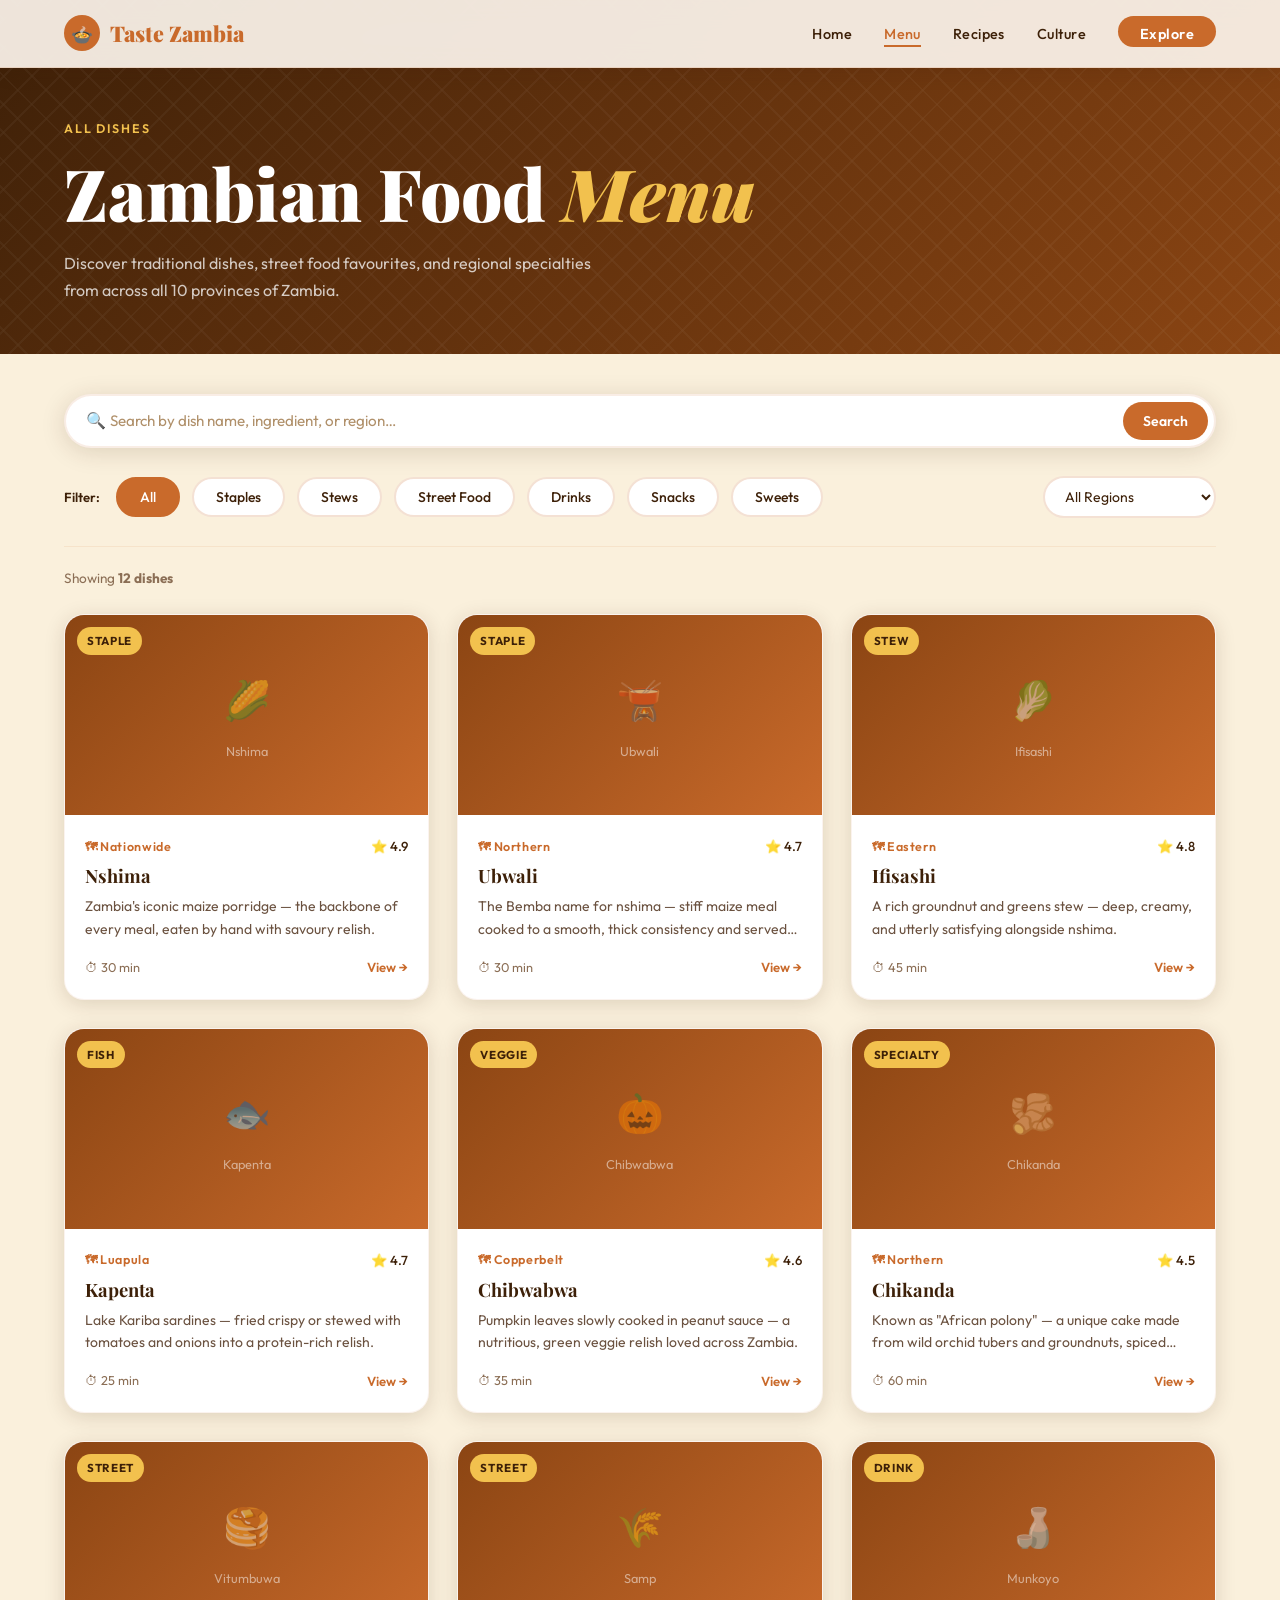
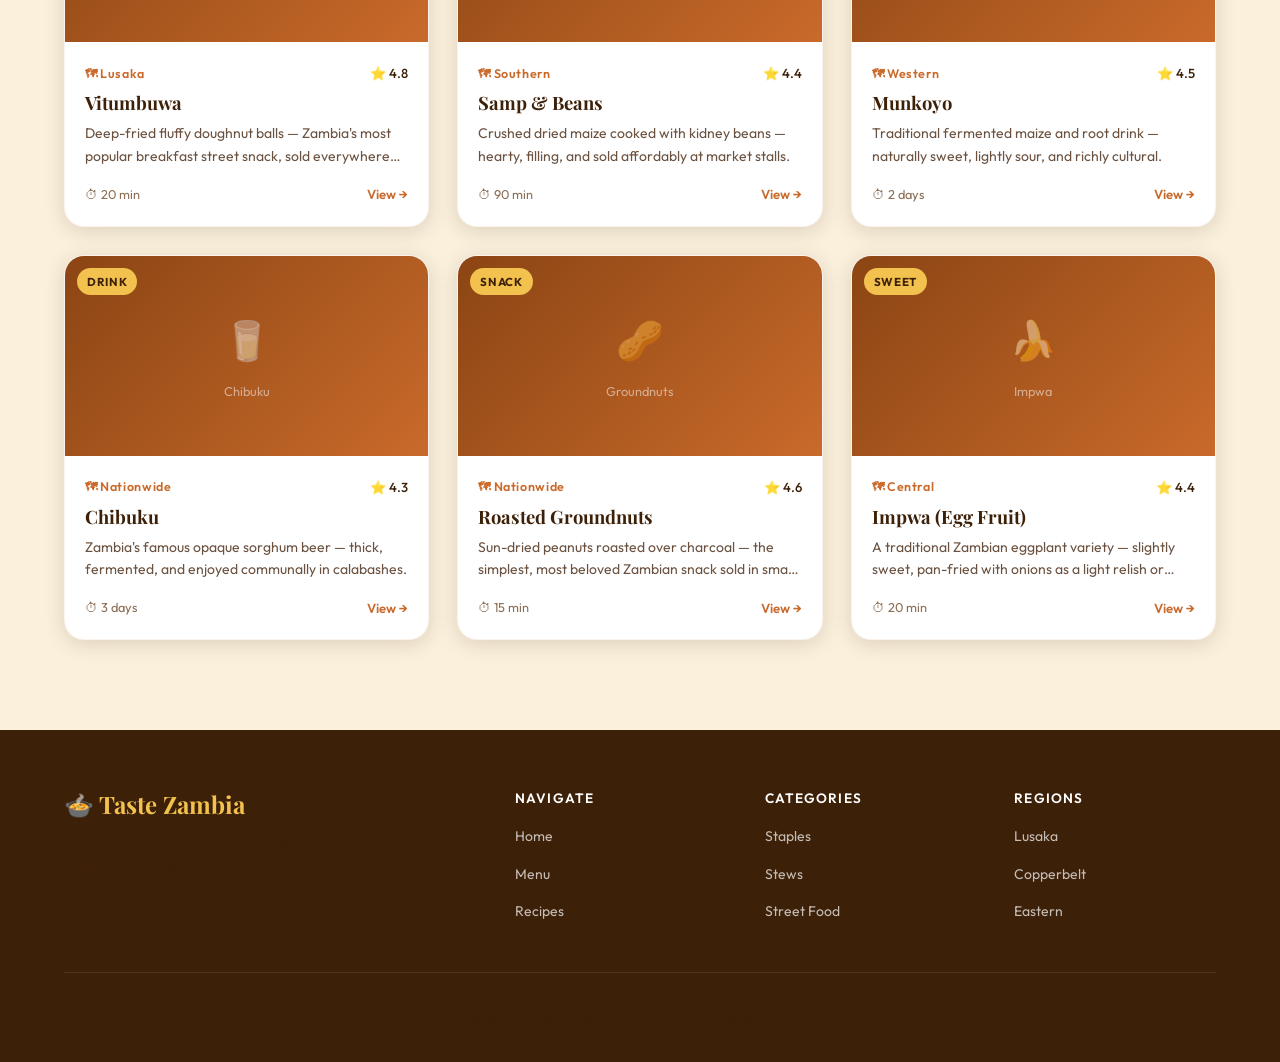
<file: pages/menu.html>
<!DOCTYPE html>
<html lang="en">
<head>
  <meta charset="UTF-8" />
  <meta name="viewport" content="width=device-width, initial-scale=1.0" />
  <title>Menu — Taste Zambia</title>
  <link rel="stylesheet" href="../css/style.css" />
</head>
<body>

  <!-- NAVIGATION -->
  <nav class="navbar" id="navbar">
    <a href="../index.html" class="nav-logo">
      <div class="logo-icon">🍲</div>
      Taste Zambia
    </a>
    <ul class="nav-links">
      <li><a href="../index.html">Home</a></li>
      <li><a href="menu.html" class="active">Menu</a></li>
      <li><a href="details.html">Recipes</a></li>
      <li><a href="../index.html#culture">Culture</a></li>
      <li><a href="../index.html#about" class="nav-cta">Explore</a></li>
    </ul>
    <div class="hamburger"><span></span><span></span><span></span></div>
  </nav>

  <!-- PAGE HEADER -->
  <section style="padding: calc(var(--nav-h) + 50px) 5% 50px; background: linear-gradient(135deg, var(--bark), var(--earth)); position:relative; overflow:hidden;">
    <div style="position:absolute; inset:0; opacity:0.07; background-image: repeating-linear-gradient(45deg, transparent, transparent 18px, rgba(255,255,255,0.5) 18px, rgba(255,255,255,0.5) 20px), repeating-linear-gradient(-45deg, transparent, transparent 18px, rgba(255,255,255,0.5) 18px, rgba(255,255,255,0.5) 20px);"></div>
    <div style="max-width:1200px; margin:0 auto; position:relative; z-index:1;">
      <span style="font-size:0.78rem; font-weight:600; letter-spacing:0.15em; text-transform:uppercase; color:var(--gold); display:block; margin-bottom:10px;">All Dishes</span>
      <h1 style="color:var(--white); margin-bottom:14px;">Zambian Food <span style="color:var(--gold); font-style:italic;">Menu</span></h1>
      <p style="color:rgba(255,255,255,0.75); max-width:560px;">Discover traditional dishes, street food favourites, and regional specialties from across all 10 provinces of Zambia.</p>
    </div>
  </section>

  <!-- SEARCH + FILTER BAR -->
  <section style="padding: 40px 5% 0; background: var(--ivory);">
    <div style="max-width:1200px; margin:0 auto;">

      <!-- Search -->
      <div class="search-wrap animate-up" style="margin-bottom:28px; max-width:100%;">
        <span style="font-size:1rem; color:#B0906A; margin-right:4px;">🔍</span>
        <input type="text" placeholder="Search by dish name, ingredient, or region…" />
        <button class="search-btn">Search</button>
      </div>

      <!-- Filter Row -->
      <div style="display:flex; flex-wrap:wrap; gap:12px; align-items:center; padding-bottom:28px; border-bottom:1px solid rgba(201,106,43,0.1);">
        <span style="font-size:0.82rem; font-weight:600; color:var(--bark); margin-right:4px;">Filter:</span>
        <div class="category-tabs" style="margin:0; justify-content:flex-start;">
          <button class="tab-btn active" data-category="all">All</button>
          <button class="tab-btn" data-category="staples">Staples</button>
          <button class="tab-btn" data-category="stews">Stews</button>
          <button class="tab-btn" data-category="street">Street Food</button>
          <button class="tab-btn" data-category="drinks">Drinks</button>
          <button class="tab-btn" data-category="snacks">Snacks</button>
          <button class="tab-btn" data-category="desserts">Sweets</button>
        </div>

        <!-- Region Filter -->
        <select style="margin-left:auto; padding:9px 16px; border-radius:var(--radius-xl); border:2px solid rgba(201,106,43,0.2); font-family:var(--font-body); font-size:0.875rem; color:var(--bark); background:var(--white); cursor:pointer; outline:none;">
          <option value="">All Regions</option>
          <option>Lusaka</option>
          <option>Copperbelt</option>
          <option>Eastern Province</option>
          <option>Western Province</option>
          <option>Luapula</option>
          <option>Northern Province</option>
          <option>Southern Province</option>
          <option>Central Province</option>
          <option>Northwestern</option>
          <option>Muchinga</option>
        </select>
      </div>

    </div>
  </section>

  <!-- RESULTS COUNT -->
  <section style="padding: 20px 5% 0; background:var(--ivory);">
    <div style="max-width:1200px; margin:0 auto;">
      <p style="font-size:0.85rem; color:#8B6E55;" id="results-count">Showing <strong>12 dishes</strong></p>
    </div>
  </section>

  <!-- MENU CARDS GRID -->
  <section class="section" style="background: var(--ivory); padding-top:24px;">
    <div class="section-inner">
      <div class="cards-grid">

        <!-- ── STAPLES ── -->
        <article class="food-card animate-up" data-category="staples">
          <div class="card-img-wrap">
            <!-- IMAGE SLOT: <img src="../images/nshima.jpg" alt="Nshima"> -->
            <div class="card-img-placeholder"><span class="ph-icon">🌽</span><span>Nshima</span></div>
            <span class="card-badge">Staple</span>
          </div>
          <div class="card-body">
            <div class="card-meta"><span class="card-region">🗺 Nationwide</span><span class="card-rating">⭐ 4.9</span></div>
            <h3 class="card-title">Nshima</h3>
            <p class="card-desc">Zambia's iconic maize porridge — the backbone of every meal, eaten by hand with savoury relish.</p>
            <div class="card-footer"><span class="card-time">⏱ 30 min</span><a href="details.html" class="card-link">View →</a></div>
          </div>
        </article>

        <article class="food-card animate-up" data-category="staples">
          <div class="card-img-wrap">
            <!-- IMAGE SLOT: <img src="../images/ubwali.jpg" alt="Ubwali"> -->
            <div class="card-img-placeholder"><span class="ph-icon">🫕</span><span>Ubwali</span></div>
            <span class="card-badge">Staple</span>
          </div>
          <div class="card-body">
            <div class="card-meta"><span class="card-region">🗺 Northern</span><span class="card-rating">⭐ 4.7</span></div>
            <h3 class="card-title">Ubwali</h3>
            <p class="card-desc">The Bemba name for nshima — stiff maize meal cooked to a smooth, thick consistency and served with umunani.</p>
            <div class="card-footer"><span class="card-time">⏱ 30 min</span><a href="details.html" class="card-link">View →</a></div>
          </div>
        </article>

        <!-- ── STEWS ── -->
        <article class="food-card animate-up" data-category="stews">
          <div class="card-img-wrap">
            <!-- IMAGE SLOT: <img src="../images/ifisashi.jpg" alt="Ifisashi"> -->
            <div class="card-img-placeholder"><span class="ph-icon">🥬</span><span>Ifisashi</span></div>
            <span class="card-badge">Stew</span>
          </div>
          <div class="card-body">
            <div class="card-meta"><span class="card-region">🗺 Eastern</span><span class="card-rating">⭐ 4.8</span></div>
            <h3 class="card-title">Ifisashi</h3>
            <p class="card-desc">A rich groundnut and greens stew — deep, creamy, and utterly satisfying alongside nshima.</p>
            <div class="card-footer"><span class="card-time">⏱ 45 min</span><a href="details.html" class="card-link">View →</a></div>
          </div>
        </article>

        <article class="food-card animate-up" data-category="stews">
          <div class="card-img-wrap">
            <!-- IMAGE SLOT: <img src="../images/kapenta.jpg" alt="Kapenta"> -->
            <div class="card-img-placeholder"><span class="ph-icon">🐟</span><span>Kapenta</span></div>
            <span class="card-badge">Fish</span>
          </div>
          <div class="card-body">
            <div class="card-meta"><span class="card-region">🗺 Luapula</span><span class="card-rating">⭐ 4.7</span></div>
            <h3 class="card-title">Kapenta</h3>
            <p class="card-desc">Lake Kariba sardines — fried crispy or stewed with tomatoes and onions into a protein-rich relish.</p>
            <div class="card-footer"><span class="card-time">⏱ 25 min</span><a href="details.html" class="card-link">View →</a></div>
          </div>
        </article>

        <article class="food-card animate-up" data-category="stews">
          <div class="card-img-wrap">
            <!-- IMAGE SLOT: <img src="../images/chibwabwa.jpg" alt="Chibwabwa"> -->
            <div class="card-img-placeholder"><span class="ph-icon">🎃</span><span>Chibwabwa</span></div>
            <span class="card-badge">Veggie</span>
          </div>
          <div class="card-body">
            <div class="card-meta"><span class="card-region">🗺 Copperbelt</span><span class="card-rating">⭐ 4.6</span></div>
            <h3 class="card-title">Chibwabwa</h3>
            <p class="card-desc">Pumpkin leaves slowly cooked in peanut sauce — a nutritious, green veggie relish loved across Zambia.</p>
            <div class="card-footer"><span class="card-time">⏱ 35 min</span><a href="details.html" class="card-link">View →</a></div>
          </div>
        </article>

        <article class="food-card animate-up" data-category="stews">
          <div class="card-img-wrap">
            <!-- IMAGE SLOT: <img src="../images/chikanda.jpg" alt="Chikanda"> -->
            <div class="card-img-placeholder"><span class="ph-icon">🫚</span><span>Chikanda</span></div>
            <span class="card-badge">Specialty</span>
          </div>
          <div class="card-body">
            <div class="card-meta"><span class="card-region">🗺 Northern</span><span class="card-rating">⭐ 4.5</span></div>
            <h3 class="card-title">Chikanda</h3>
            <p class="card-desc">Known as "African polony" — a unique cake made from wild orchid tubers and groundnuts, spiced with chillies.</p>
            <div class="card-footer"><span class="card-time">⏱ 60 min</span><a href="details.html" class="card-link">View →</a></div>
          </div>
        </article>

        <!-- ── STREET FOOD ── -->
        <article class="food-card animate-up" data-category="street">
          <div class="card-img-wrap">
            <!-- IMAGE SLOT: <img src="../images/vitumbuwa.jpg" alt="Vitumbuwa"> -->
            <div class="card-img-placeholder"><span class="ph-icon">🥞</span><span>Vitumbuwa</span></div>
            <span class="card-badge">Street</span>
          </div>
          <div class="card-body">
            <div class="card-meta"><span class="card-region">🗺 Lusaka</span><span class="card-rating">⭐ 4.8</span></div>
            <h3 class="card-title">Vitumbuwa</h3>
            <p class="card-desc">Deep-fried fluffy doughnut balls — Zambia's most popular breakfast street snack, sold everywhere each morning.</p>
            <div class="card-footer"><span class="card-time">⏱ 20 min</span><a href="details.html" class="card-link">View →</a></div>
          </div>
        </article>

        <article class="food-card animate-up" data-category="street">
          <div class="card-img-wrap">
            <!-- IMAGE SLOT: <img src="../images/samp.jpg" alt="Samp"> -->
            <div class="card-img-placeholder"><span class="ph-icon">🌾</span><span>Samp</span></div>
            <span class="card-badge">Street</span>
          </div>
          <div class="card-body">
            <div class="card-meta"><span class="card-region">🗺 Southern</span><span class="card-rating">⭐ 4.4</span></div>
            <h3 class="card-title">Samp & Beans</h3>
            <p class="card-desc">Crushed dried maize cooked with kidney beans — hearty, filling, and sold affordably at market stalls.</p>
            <div class="card-footer"><span class="card-time">⏱ 90 min</span><a href="details.html" class="card-link">View →</a></div>
          </div>
        </article>

        <!-- ── DRINKS ── -->
        <article class="food-card animate-up" data-category="drinks">
          <div class="card-img-wrap">
            <!-- IMAGE SLOT: <img src="../images/munkoyo.jpg" alt="Munkoyo"> -->
            <div class="card-img-placeholder"><span class="ph-icon">🍶</span><span>Munkoyo</span></div>
            <span class="card-badge">Drink</span>
          </div>
          <div class="card-body">
            <div class="card-meta"><span class="card-region">🗺 Western</span><span class="card-rating">⭐ 4.5</span></div>
            <h3 class="card-title">Munkoyo</h3>
            <p class="card-desc">Traditional fermented maize and root drink — naturally sweet, lightly sour, and richly cultural.</p>
            <div class="card-footer"><span class="card-time">⏱ 2 days</span><a href="details.html" class="card-link">View →</a></div>
          </div>
        </article>

        <article class="food-card animate-up" data-category="drinks">
          <div class="card-img-wrap">
            <!-- IMAGE SLOT: <img src="../images/chibuku.jpg" alt="Chibuku"> -->
            <div class="card-img-placeholder"><span class="ph-icon">🥛</span><span>Chibuku</span></div>
            <span class="card-badge">Drink</span>
          </div>
          <div class="card-body">
            <div class="card-meta"><span class="card-region">🗺 Nationwide</span><span class="card-rating">⭐ 4.3</span></div>
            <h3 class="card-title">Chibuku</h3>
            <p class="card-desc">Zambia's famous opaque sorghum beer — thick, fermented, and enjoyed communally in calabashes.</p>
            <div class="card-footer"><span class="card-time">⏱ 3 days</span><a href="details.html" class="card-link">View →</a></div>
          </div>
        </article>

        <!-- ── SNACKS ── -->
        <article class="food-card animate-up" data-category="snacks">
          <div class="card-img-wrap">
            <!-- IMAGE SLOT: <img src="../images/groundnuts.jpg" alt="Groundnuts"> -->
            <div class="card-img-placeholder"><span class="ph-icon">🥜</span><span>Groundnuts</span></div>
            <span class="card-badge">Snack</span>
          </div>
          <div class="card-body">
            <div class="card-meta"><span class="card-region">🗺 Nationwide</span><span class="card-rating">⭐ 4.6</span></div>
            <h3 class="card-title">Roasted Groundnuts</h3>
            <p class="card-desc">Sun-dried peanuts roasted over charcoal — the simplest, most beloved Zambian snack sold in small paper cones.</p>
            <div class="card-footer"><span class="card-time">⏱ 15 min</span><a href="details.html" class="card-link">View →</a></div>
          </div>
        </article>

        <article class="food-card animate-up" data-category="desserts">
          <div class="card-img-wrap">
            <!-- IMAGE SLOT: <img src="../images/impwa.jpg" alt="Impwa"> -->
            <div class="card-img-placeholder"><span class="ph-icon">🍌</span><span>Impwa</span></div>
            <span class="card-badge">Sweet</span>
          </div>
          <div class="card-body">
            <div class="card-meta"><span class="card-region">🗺 Central</span><span class="card-rating">⭐ 4.4</span></div>
            <h3 class="card-title">Impwa (Egg Fruit)</h3>
            <p class="card-desc">A traditional Zambian eggplant variety — slightly sweet, pan-fried with onions as a light relish or dessert treat.</p>
            <div class="card-footer"><span class="card-time">⏱ 20 min</span><a href="details.html" class="card-link">View →</a></div>
          </div>
        </article>

      </div><!-- end .cards-grid -->
    </div>
  </section>

  <!-- FOOTER -->
  <footer class="footer">
    <div class="footer-inner">
      <div class="footer-top">
        <div class="footer-brand">
          <h3>🍲 Taste Zambia</h3>
          <p>Celebrating the rich culinary heritage of Zambia — one dish at a time.</p>
        </div>
        <div class="footer-col">
          <h4>Navigate</h4>
          <ul>
            <li><a href="../index.html">Home</a></li>
            <li><a href="menu.html">Menu</a></li>
            <li><a href="details.html">Recipes</a></li>
          </ul>
        </div>
        <div class="footer-col">
          <h4>Categories</h4>
          <ul>
            <li><a href="#">Staples</a></li>
            <li><a href="#">Stews</a></li>
            <li><a href="#">Street Food</a></li>
          </ul>
        </div>
        <div class="footer-col">
          <h4>Regions</h4>
          <ul>
            <li><a href="#">Lusaka</a></li>
            <li><a href="#">Copperbelt</a></li>
            <li><a href="#">Eastern</a></li>
          </ul>
        </div>
      </div>
      <div class="footer-bottom">
        <p>© 2025 Taste Zambia · App Innovators Club · Food Culture in Zambia</p>
      </div>
    </div>
  </footer>

  <script src="../js/main.js"></script>
</body>
</html>
</file>
<file: css/style.css>
/* =========================================
   ZAMBIA FOOD CULTURE — Global Stylesheet
   Theme: Warm Earth / Chitenge-inspired
   ========================================= */

@import url('https://fonts.googleapis.com/css2?family=Playfair+Display:wght@400;700;900&family=Outfit:wght@300;400;500;600&display=swap');

/* ── CSS VARIABLES ── */
:root {
  --copper:    #C96A2B;
  --earth:     #8B4513;
  --saffron:   #E8901A;
  --gold:      #F2C14E;
  --cream:     #FDF6ED;
  --ivory:     #FAF0DC;
  --bark:      #3D2008;
  --charcoal:  #1E120A;
  --sage:      #5A7A4A;
  --leaf:      #3D5C2E;
  --terracotta:#C45C3A;
  --sand:      #D4A96A;
  --white:     #FFFFFF;
  --shadow:    rgba(61,32,8,0.15);
  --shadow-md: rgba(61,32,8,0.25);

  --font-display: 'Playfair Display', Georgia, serif;
  --font-body:    'Outfit', sans-serif;

  --radius-sm: 6px;
  --radius-md: 12px;
  --radius-lg: 20px;
  --radius-xl: 32px;

  --nav-h: 68px;
  --transition: 0.3s ease;
}

/* ── RESET ── */
*, *::before, *::after { box-sizing: border-box; margin: 0; padding: 0; }
html { scroll-behavior: smooth; font-size: 16px; }
body {
  font-family: var(--font-body);
  background: var(--cream);
  color: var(--charcoal);
  line-height: 1.7;
  overflow-x: hidden;
}
img { display: block; width: 100%; object-fit: cover; }
a  { text-decoration: none; color: inherit; }
ul { list-style: none; }

/* ── CHITENGE PATTERN BACKGROUND ── */
.chitenge-bg {
  background-color: var(--copper);
  background-image:
    radial-gradient(circle at 25% 25%, rgba(242,193,78,0.35) 0%, transparent 55%),
    radial-gradient(circle at 75% 75%, rgba(90,122,74,0.25) 0%, transparent 55%),
    repeating-linear-gradient(45deg,  transparent, transparent 18px, rgba(255,255,255,0.04) 18px, rgba(255,255,255,0.04) 20px),
    repeating-linear-gradient(-45deg, transparent, transparent 18px, rgba(255,255,255,0.04) 18px, rgba(255,255,255,0.04) 20px);
}

/* ── TYPOGRAPHY ── */
h1,h2,h3,h4 { font-family: var(--font-display); line-height: 1.2; }
h1 { font-size: clamp(2.4rem, 6vw, 4.5rem); font-weight: 900; }
h2 { font-size: clamp(1.8rem, 4vw, 3rem);   font-weight: 700; }
h3 { font-size: clamp(1.2rem, 2.5vw, 1.6rem); font-weight: 700; }
p  { font-size: 1rem; color: var(--bark); }

/* ── NAVIGATION ── */
.navbar {
  position: fixed; top: 0; left: 0; right: 0; z-index: 1000;
  height: var(--nav-h);
  display: flex; align-items: center; justify-content: space-between;
  padding: 0 5%;
  background: rgba(253,246,237,0.92);
  backdrop-filter: blur(12px);
  border-bottom: 1px solid rgba(201,106,43,0.15);
  box-shadow: 0 2px 20px var(--shadow);
  transition: background var(--transition);
}
.navbar.scrolled { background: var(--cream); }

.nav-logo {
  display: flex; align-items: center; gap: 10px;
  font-family: var(--font-display);
  font-size: 1.35rem; font-weight: 900;
  color: var(--copper);
}
.nav-logo .logo-icon {
  width: 36px; height: 36px; border-radius: 50%;
  background: var(--copper);
  display: flex; align-items: center; justify-content: center;
  font-size: 1.1rem; color: var(--white);
}

.nav-links {
  display: flex; align-items: center; gap: 32px;
}
.nav-links a {
  font-size: 0.9rem; font-weight: 500; letter-spacing: 0.03em;
  color: var(--bark); position: relative; padding-bottom: 4px;
  transition: color var(--transition);
}
.nav-links a::after {
  content: ''; position: absolute; bottom: 0; left: 0;
  width: 0; height: 2px; background: var(--copper);
  transition: width var(--transition);
}
.nav-links a:hover, .nav-links a.active { color: var(--copper); }
.nav-links a:hover::after, .nav-links a.active::after { width: 100%; }

.nav-cta {
  background: var(--copper); color: var(--white) !important;
  padding: 9px 22px; border-radius: var(--radius-xl);
  font-weight: 600 !important; transition: background var(--transition), transform var(--transition);
}
.nav-cta::after { display: none !important; }
.nav-cta:hover { background: var(--earth); transform: translateY(-1px); }

.hamburger {
  display: none; flex-direction: column; gap: 5px;
  cursor: pointer; padding: 4px;
}
.hamburger span {
  display: block; width: 24px; height: 2px;
  background: var(--bark); border-radius: 2px;
  transition: var(--transition);
}

/* ── HERO SECTION ── */
.hero {
  min-height: 100vh;
  display: flex; align-items: center;
  position: relative; overflow: hidden;
  padding-top: var(--nav-h);
}
.hero-bg {
  position: absolute; inset: 0;
  background: linear-gradient(135deg, var(--bark) 0%, var(--earth) 40%, var(--copper) 100%);
}
.hero-pattern {
  position: absolute; inset: 0; opacity: 0.08;
  background-image:
    repeating-linear-gradient(0deg,   transparent, transparent 30px, rgba(255,255,255,0.5) 30px, rgba(255,255,255,0.5) 31px),
    repeating-linear-gradient(90deg,  transparent, transparent 30px, rgba(255,255,255,0.5) 30px, rgba(255,255,255,0.5) 31px),
    repeating-linear-gradient(45deg,  transparent, transparent 20px, rgba(242,193,78,0.4)   20px, rgba(242,193,78,0.4)   21px),
    repeating-linear-gradient(-45deg, transparent, transparent 20px, rgba(242,193,78,0.4)   20px, rgba(242,193,78,0.4)   21px);
}
.hero-content {
  position: relative; z-index: 2;
  max-width: 1200px; margin: 0 auto;
  padding: 80px 5%;
  display: grid; grid-template-columns: 1fr 1fr; gap: 60px; align-items: center;
}
.hero-text { animation: fadeInLeft 0.9s ease both; }
.hero-eyebrow {
  display: inline-block;
  font-family: var(--font-body); font-size: 0.8rem; font-weight: 600;
  letter-spacing: 0.15em; text-transform: uppercase;
  color: var(--gold); margin-bottom: 16px;
}
.hero-title { color: var(--white); margin-bottom: 20px; }
.hero-title span { color: var(--gold); font-style: italic; }
.hero-desc { color: rgba(255,255,255,0.8); font-size: 1.05rem; margin-bottom: 36px; max-width: 480px; }
.hero-btns { display: flex; gap: 16px; flex-wrap: wrap; }

.btn-primary {
  background: var(--saffron); color: var(--charcoal);
  padding: 14px 32px; border-radius: var(--radius-xl);
  font-weight: 600; font-size: 0.95rem;
  transition: transform var(--transition), box-shadow var(--transition);
  display: inline-flex; align-items: center; gap: 8px;
}
.btn-primary:hover { transform: translateY(-2px); box-shadow: 0 8px 24px rgba(232,144,26,0.4); }

.btn-outline {
  background: transparent; color: var(--white);
  padding: 14px 32px; border-radius: var(--radius-xl);
  font-weight: 500; font-size: 0.95rem;
  border: 2px solid rgba(255,255,255,0.4);
  transition: border-color var(--transition), background var(--transition);
  display: inline-flex; align-items: center; gap: 8px;
}
.btn-outline:hover { border-color: var(--white); background: rgba(255,255,255,0.1); }

.hero-image-wrap {
  position: relative; animation: fadeInRight 0.9s ease 0.2s both;
}
.hero-img-frame {
  border-radius: var(--radius-lg);
  overflow: hidden;
  height: 480px;
  box-shadow: 0 32px 80px rgba(0,0,0,0.45);
  border: 3px solid rgba(242,193,78,0.3);
  background: var(--earth);
  display: flex; align-items: center; justify-content: center;
}
.hero-img-frame img { height: 100%; object-fit: cover; }
.hero-img-placeholder {
  display: flex; flex-direction: column; align-items: center; gap: 12px;
  color: rgba(255,255,255,0.4); text-align: center; padding: 20px;
}
.hero-img-placeholder .ph-icon { font-size: 4rem; }
.hero-img-placeholder p { font-size: 0.85rem; }

.hero-badge {
  position: absolute; bottom: -16px; left: -16px;
  background: var(--gold); color: var(--bark);
  border-radius: var(--radius-md); padding: 14px 20px;
  box-shadow: 0 8px 24px var(--shadow-md);
  font-weight: 700; font-size: 0.85rem; text-align: center;
}
.hero-badge span { display: block; font-size: 1.6rem; font-family: var(--font-display); }

/* ── SECTION WRAPPERS ── */
.section { padding: 90px 5%; }
.section-inner { max-width: 1200px; margin: 0 auto; }
.section-header { text-align: center; margin-bottom: 56px; }
.section-eyebrow {
  font-size: 0.78rem; font-weight: 600; letter-spacing: 0.18em;
  text-transform: uppercase; color: var(--copper);
  display: block; margin-bottom: 10px;
}
.section-title { color: var(--bark); }
.section-title span { color: var(--copper); font-style: italic; }
.section-divider {
  width: 60px; height: 3px; background: var(--saffron);
  margin: 16px auto 0; border-radius: 2px;
}

/* ── CATEGORY TABS ── */
.category-tabs {
  display: flex; flex-wrap: wrap; gap: 12px;
  justify-content: center; margin-bottom: 48px;
}
.tab-btn {
  padding: 9px 22px; border-radius: var(--radius-xl);
  font-family: var(--font-body); font-size: 0.875rem; font-weight: 500;
  border: 2px solid rgba(201,106,43,0.2);
  background: var(--white); color: var(--bark);
  cursor: pointer; transition: all var(--transition);
}
.tab-btn:hover { border-color: var(--copper); color: var(--copper); }
.tab-btn.active {
  background: var(--copper); color: var(--white); border-color: var(--copper);
}

/* ── FOOD CARDS GRID ── */
.cards-grid {
  display: grid;
  grid-template-columns: repeat(auto-fill, minmax(280px, 1fr));
  gap: 28px;
}
.food-card {
  background: var(--white);
  border-radius: var(--radius-lg);
  overflow: hidden;
  box-shadow: 0 4px 20px var(--shadow);
  transition: transform var(--transition), box-shadow var(--transition);
  cursor: pointer;
  border: 1px solid rgba(201,106,43,0.08);
}
.food-card:hover {
  transform: translateY(-6px);
  box-shadow: 0 16px 48px var(--shadow-md);
}
.card-img-wrap {
  height: 200px; overflow: hidden; position: relative;
  background: linear-gradient(135deg, var(--earth), var(--copper));
}
.card-img-wrap img { height: 100%; transition: transform 0.5s ease; }
.food-card:hover .card-img-wrap img { transform: scale(1.06); }
.card-img-placeholder {
  width: 100%; height: 100%;
  display: flex; flex-direction: column; align-items: center;
  justify-content: center; gap: 8px;
  color: rgba(255,255,255,0.5); font-size: 0.8rem;
}
.card-img-placeholder .ph-icon { font-size: 2.4rem; }
.card-badge {
  position: absolute; top: 12px; left: 12px;
  background: var(--gold); color: var(--bark);
  font-size: 0.72rem; font-weight: 700; letter-spacing: 0.06em;
  text-transform: uppercase; padding: 4px 10px;
  border-radius: var(--radius-xl);
}
.card-body { padding: 20px; }
.card-meta {
  display: flex; justify-content: space-between; align-items: center;
  margin-bottom: 8px;
}
.card-region { font-size: 0.78rem; color: var(--copper); font-weight: 600; letter-spacing: 0.05em; }
.card-rating { display: flex; align-items: center; gap: 4px; font-size: 0.82rem; color: var(--bark); font-weight: 500; }
.card-title { font-family: var(--font-display); font-size: 1.15rem; font-weight: 700; color: var(--bark); margin-bottom: 8px; }
.card-desc { font-size: 0.875rem; color: #6B5240; line-height: 1.6; margin-bottom: 16px; display: -webkit-box; -webkit-line-clamp: 2; -webkit-box-orient: vertical; overflow: hidden; }
.card-footer { display: flex; justify-content: space-between; align-items: center; }
.card-time { font-size: 0.8rem; color: #8B6E55; display: flex; align-items: center; gap: 5px; }
.card-link {
  font-size: 0.82rem; font-weight: 600; color: var(--copper);
  display: flex; align-items: center; gap: 4px;
  transition: gap var(--transition);
}
.food-card:hover .card-link { gap: 8px; }

/* ── FEATURED BANNER ── */
.featured-banner {
  border-radius: var(--radius-lg);
  overflow: hidden;
  position: relative;
  min-height: 320px;
  display: flex; align-items: center;
  margin-bottom: 60px;
}
.featured-banner-bg {
  position: absolute; inset: 0;
  background: linear-gradient(100deg, var(--bark) 0%, var(--earth) 55%, transparent 100%);
  z-index: 1;
}
.featured-banner-img {
  position: absolute; inset: 0;
  background: linear-gradient(135deg, #8B4513, #C96A2B);
}
.featured-banner-img img { height: 100%; object-fit: cover; opacity: 0.5; }
.featured-banner-content {
  position: relative; z-index: 2;
  padding: 50px; max-width: 560px;
}
.featured-tag {
  display: inline-block;
  background: var(--saffron); color: var(--charcoal);
  font-size: 0.75rem; font-weight: 700; letter-spacing: 0.12em;
  text-transform: uppercase; padding: 5px 14px;
  border-radius: var(--radius-xl); margin-bottom: 16px;
}
.featured-banner-content h2 { color: var(--white); margin-bottom: 12px; font-size: 2rem; }
.featured-banner-content p { color: rgba(255,255,255,0.75); margin-bottom: 24px; }

/* ── STATS ROW ── */
.stats-row {
  display: grid; grid-template-columns: repeat(auto-fit, minmax(180px, 1fr));
  gap: 24px; margin-top: 60px;
}
.stat-card {
  background: var(--white); border-radius: var(--radius-md);
  padding: 28px 24px; text-align: center;
  border: 1px solid rgba(201,106,43,0.1);
  box-shadow: 0 2px 12px var(--shadow);
}
.stat-num { font-family: var(--font-display); font-size: 2.4rem; font-weight: 900; color: var(--copper); }
.stat-label { font-size: 0.875rem; color: var(--bark); margin-top: 4px; }

/* ── SEARCH BAR ── */
.search-wrap {
  display: flex; align-items: center;
  background: var(--white); border-radius: var(--radius-xl);
  padding: 6px 6px 6px 20px;
  box-shadow: 0 4px 24px var(--shadow);
  max-width: 560px; margin: 0 auto 48px;
  border: 2px solid rgba(201,106,43,0.12);
  transition: border-color var(--transition), box-shadow var(--transition);
}
.search-wrap:focus-within {
  border-color: var(--copper);
  box-shadow: 0 4px 24px rgba(201,106,43,0.2);
}
.search-wrap input {
  flex: 1; border: none; outline: none;
  font-family: var(--font-body); font-size: 0.95rem;
  color: var(--charcoal); background: transparent;
}
.search-wrap input::placeholder { color: #B0906A; }
.search-btn {
  background: var(--copper); color: var(--white);
  border: none; cursor: pointer;
  padding: 10px 20px; border-radius: var(--radius-xl);
  font-family: var(--font-body); font-size: 0.875rem; font-weight: 600;
  transition: background var(--transition);
}
.search-btn:hover { background: var(--earth); }

/* ── FOOTER ── */
.footer {
  background: var(--bark); color: rgba(255,255,255,0.7);
  padding: 60px 5% 30px;
}
.footer-inner { max-width: 1200px; margin: 0 auto; }
.footer-top {
  display: grid; grid-template-columns: 2fr 1fr 1fr 1fr; gap: 48px;
  padding-bottom: 48px; border-bottom: 1px solid rgba(255,255,255,0.1);
  margin-bottom: 32px;
}
.footer-brand h3 { font-family: var(--font-display); color: var(--gold); font-size: 1.5rem; margin-bottom: 12px; }
.footer-brand p { font-size: 0.875rem; line-height: 1.7; max-width: 280px; }
.footer-col h4 { font-family: var(--font-body); color: var(--white); font-size: 0.85rem; font-weight: 600; letter-spacing: 0.08em; text-transform: uppercase; margin-bottom: 16px; }
.footer-col ul { display: flex; flex-direction: column; gap: 10px; }
.footer-col ul li a { font-size: 0.875rem; transition: color var(--transition); }
.footer-col ul li a:hover { color: var(--gold); }
.footer-bottom { text-align: center; font-size: 0.8rem; color: rgba(255,255,255,0.4); }

/* ── ANIMATIONS ── */
@keyframes fadeInLeft  { from { opacity:0; transform: translateX(-40px); } to { opacity:1; transform: translateX(0); } }
@keyframes fadeInRight { from { opacity:0; transform: translateX(40px);  } to { opacity:1; transform: translateX(0); } }
@keyframes fadeInUp    { from { opacity:0; transform: translateY(30px);  } to { opacity:1; transform: translateY(0); } }
@keyframes fadeIn      { from { opacity:0; } to { opacity:1; } }

.animate-up { opacity: 0; transform: translateY(30px); transition: opacity 0.6s ease, transform 0.6s ease; }
.animate-up.visible { opacity: 1; transform: translateY(0); }

/* ── RESPONSIVE ── */
@media (max-width: 900px) {
  .hero-content { grid-template-columns: 1fr; text-align: center; }
  .hero-btns { justify-content: center; }
  .hero-image-wrap { display: none; }
  .footer-top { grid-template-columns: 1fr 1fr; }
}
@media (max-width: 640px) {
  .nav-links { display: none; }
  .hamburger { display: flex; }
  .footer-top { grid-template-columns: 1fr; gap: 28px; }
  .section { padding: 60px 5%; }
}
</file>
<file: css/details.css>
/* =========================================
   DETAILS PAGE — Extra Styles
   ========================================= */

/* ── BREADCRUMB ── */
.breadcrumb {
  padding: calc(var(--nav-h) + 24px) 5% 0;
  max-width: 1200px; margin: 0 auto;
  display: flex; align-items: center; gap: 8px;
  font-size: 0.85rem; color: var(--bark);
}
.breadcrumb a { color: var(--copper); transition: color var(--transition); }
.breadcrumb a:hover { color: var(--earth); }
.breadcrumb span { color: #B0906A; }

/* ── DETAIL HERO ── */
.detail-hero {
  padding: 28px 5% 60px;
  max-width: 1200px; margin: 0 auto;
  display: grid; grid-template-columns: 1fr 1fr; gap: 60px; align-items: start;
}
.detail-img-main {
  border-radius: var(--radius-lg); overflow: hidden;
  height: 420px;
  background: linear-gradient(135deg, var(--earth), var(--copper));
  box-shadow: 0 16px 48px var(--shadow-md);
  display: flex; align-items: center; justify-content: center;
}
.detail-img-main img { height: 100%; object-fit: cover; }
.detail-img-placeholder {
  display: flex; flex-direction: column; align-items: center;
  gap: 12px; color: rgba(255,255,255,0.5); font-size: 0.85rem; text-align: center;
}
.detail-img-placeholder .ph-icon { font-size: 4rem; }

.detail-thumbs {
  display: flex; gap: 10px; margin-top: 12px;
}
.thumb {
  width: 80px; height: 60px; border-radius: var(--radius-sm);
  overflow: hidden; cursor: pointer; flex-shrink: 0;
  background: linear-gradient(135deg, var(--earth), var(--sand));
  border: 2px solid transparent;
  transition: border-color var(--transition);
  display: flex; align-items: center; justify-content: center;
  color: rgba(255,255,255,0.4); font-size: 1.2rem;
}
.thumb.active, .thumb:hover { border-color: var(--copper); }
.thumb img { width: 100%; height: 100%; object-fit: cover; }

.detail-info { padding-top: 8px; }
.detail-badges { display: flex; gap: 10px; flex-wrap: wrap; margin-bottom: 18px; }
.badge {
  font-size: 0.75rem; font-weight: 700; letter-spacing: 0.06em;
  text-transform: uppercase; padding: 5px 12px; border-radius: var(--radius-xl);
}
.badge-region  { background: rgba(201,106,43,0.12); color: var(--copper); }
.badge-category{ background: rgba(90,122,74,0.12);  color: var(--leaf);   }
.badge-popular { background: rgba(242,193,78,0.2);  color: #7A5C10;       }

.detail-title  { color: var(--bark); margin-bottom: 10px; }
.detail-desc   { font-size: 1rem; color: #5C3D22; line-height: 1.75; margin-bottom: 28px; }

.detail-meta-row {
  display: flex; gap: 24px; flex-wrap: wrap; margin-bottom: 28px;
  padding: 18px 0; border-top: 1px solid rgba(201,106,43,0.12); border-bottom: 1px solid rgba(201,106,43,0.12);
}
.meta-item { display: flex; flex-direction: column; gap: 3px; }
.meta-label { font-size: 0.72rem; font-weight: 600; letter-spacing: 0.1em; text-transform: uppercase; color: #B0906A; }
.meta-value { font-size: 0.95rem; font-weight: 600; color: var(--bark); }
.meta-value.rating { color: var(--saffron); }

/* ── INGREDIENTS ── */
.ingredients-section { padding: 60px 5%; background: var(--ivory); }
.ingredients-inner { max-width: 1200px; margin: 0 auto; }
.ingredients-grid {
  display: grid; grid-template-columns: 1fr 1fr; gap: 48px;
}
.ingredient-list { display: flex; flex-direction: column; gap: 12px; }
.ingredient-item {
  display: flex; align-items: center; gap: 14px;
  padding: 14px 18px; background: var(--white);
  border-radius: var(--radius-md);
  border-left: 4px solid var(--copper);
  box-shadow: 0 2px 8px var(--shadow);
  font-size: 0.9rem; color: var(--bark);
  transition: transform var(--transition);
}
.ingredient-item:hover { transform: translateX(4px); }
.ingredient-dot {
  width: 10px; height: 10px; border-radius: 50%;
  background: var(--copper); flex-shrink: 0;
}
.ingredient-amount { font-weight: 600; color: var(--copper); min-width: 60px; }

/* ── RECIPE STEPS ── */
.recipe-section { padding: 60px 5%; }
.recipe-inner { max-width: 860px; margin: 0 auto; }
.steps-list { display: flex; flex-direction: column; gap: 24px; }
.step-item {
  display: flex; gap: 24px; align-items: flex-start;
  animation: fadeInUp 0.5s ease both;
}
.step-num {
  width: 44px; height: 44px; border-radius: 50%;
  background: var(--copper); color: var(--white);
  font-family: var(--font-display); font-size: 1.1rem; font-weight: 700;
  display: flex; align-items: center; justify-content: center; flex-shrink: 0;
  box-shadow: 0 4px 12px rgba(201,106,43,0.3);
}
.step-body { flex: 1; }
.step-title { font-weight: 600; color: var(--bark); margin-bottom: 6px; }
.step-text { font-size: 0.9rem; color: #5C3D22; line-height: 1.7; }
.step-connector {
  width: 2px; height: 24px; background: rgba(201,106,43,0.2);
  margin: 0 21px;
}

/* ── RESTAURANT CARD ── */
.restaurant-section { padding: 60px 5%; background: var(--ivory); }
.restaurant-inner { max-width: 1200px; margin: 0 auto; }
.restaurant-card {
  background: var(--white); border-radius: var(--radius-lg);
  padding: 32px; display: flex; gap: 32px; align-items: center;
  box-shadow: 0 4px 20px var(--shadow);
  border: 1px solid rgba(201,106,43,0.1);
  max-width: 700px;
}
.restaurant-logo {
  width: 80px; height: 80px; border-radius: var(--radius-md);
  background: linear-gradient(135deg, var(--copper), var(--saffron));
  display: flex; align-items: center; justify-content: center;
  font-size: 2rem; color: var(--white); flex-shrink: 0;
}
.restaurant-name { font-family: var(--font-display); font-size: 1.3rem; color: var(--bark); margin-bottom: 6px; }
.restaurant-address { font-size: 0.875rem; color: #8B6E55; margin-bottom: 12px; }
.restaurant-tags { display: flex; gap: 8px; flex-wrap: wrap; }
.r-tag {
  font-size: 0.75rem; font-weight: 500; color: var(--copper);
  background: rgba(201,106,43,0.1); padding: 4px 10px; border-radius: var(--radius-xl);
}

/* ── RESPONSIVE DETAILS ── */
@media (max-width: 900px) {
  .detail-hero { grid-template-columns: 1fr; }
  .ingredients-grid { grid-template-columns: 1fr; }
  .restaurant-card { flex-direction: column; text-align: center; }
}
</file>
